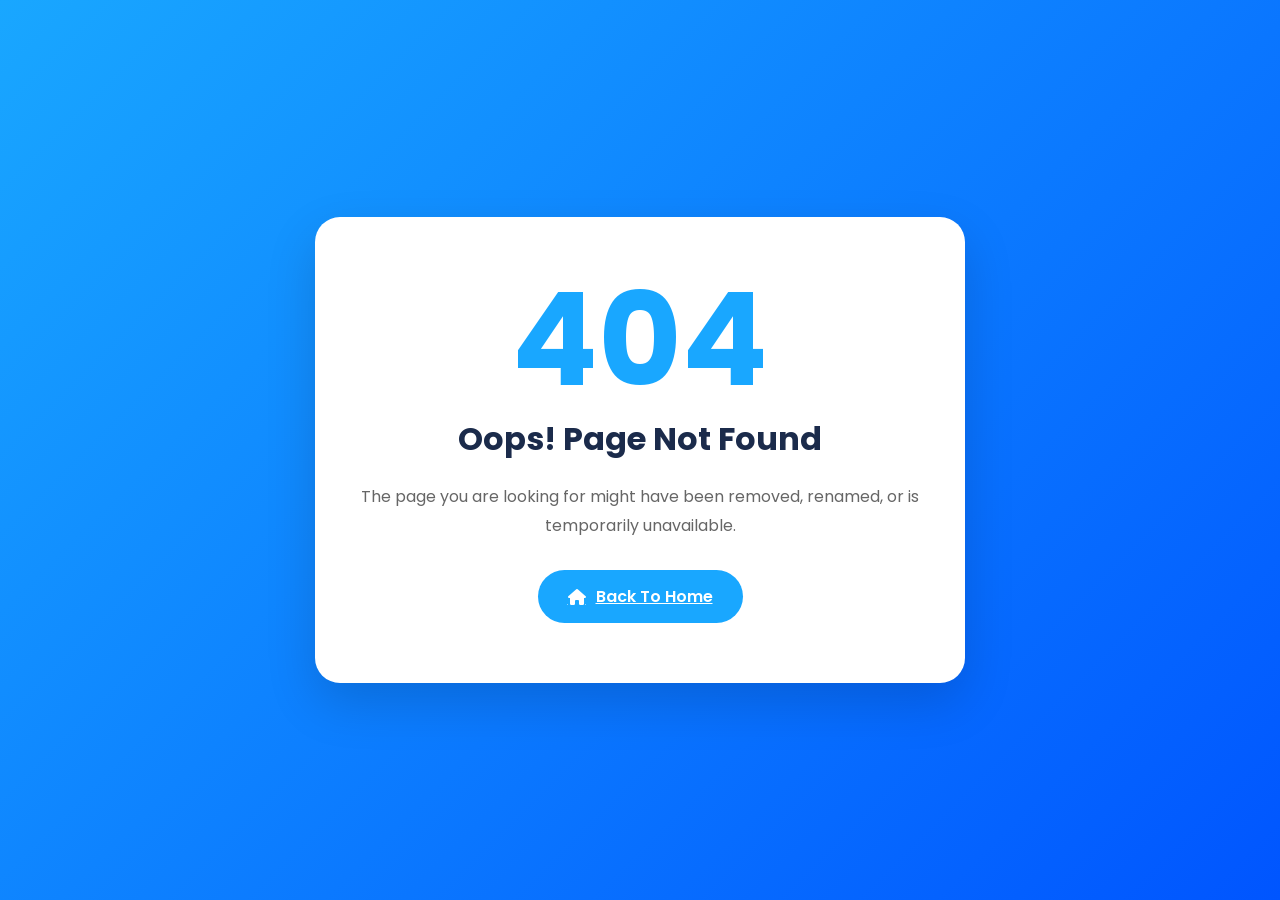
<file: 404error.html>
<!DOCTYPE html>
<html lang="en">
<head>
<meta charset="UTF-8">
<meta name="viewport" content="width=device-width, initial-scale=1.0">
<title>404 - Page Not Found</title>

<link rel="stylesheet" href="404style.css">

<link rel="stylesheet"
href="https://cdnjs.cloudflare.com/ajax/libs/font-awesome/6.5.1/css/all.min.css">
</head>

<body>

<div class="error-container">

    <div class="error-content">

        <h1>404</h1>

        <h2>Oops! Page Not Found</h2>

        <p>
            The page you are looking for might have been removed,
            renamed, or is temporarily unavailable.
        </p>

        <a href="index.html" class="home-btn">
            <i class="fa-solid fa-house"></i>
            Back To Home
        </a>

    </div>

</div>

</body>
</html>
</file>
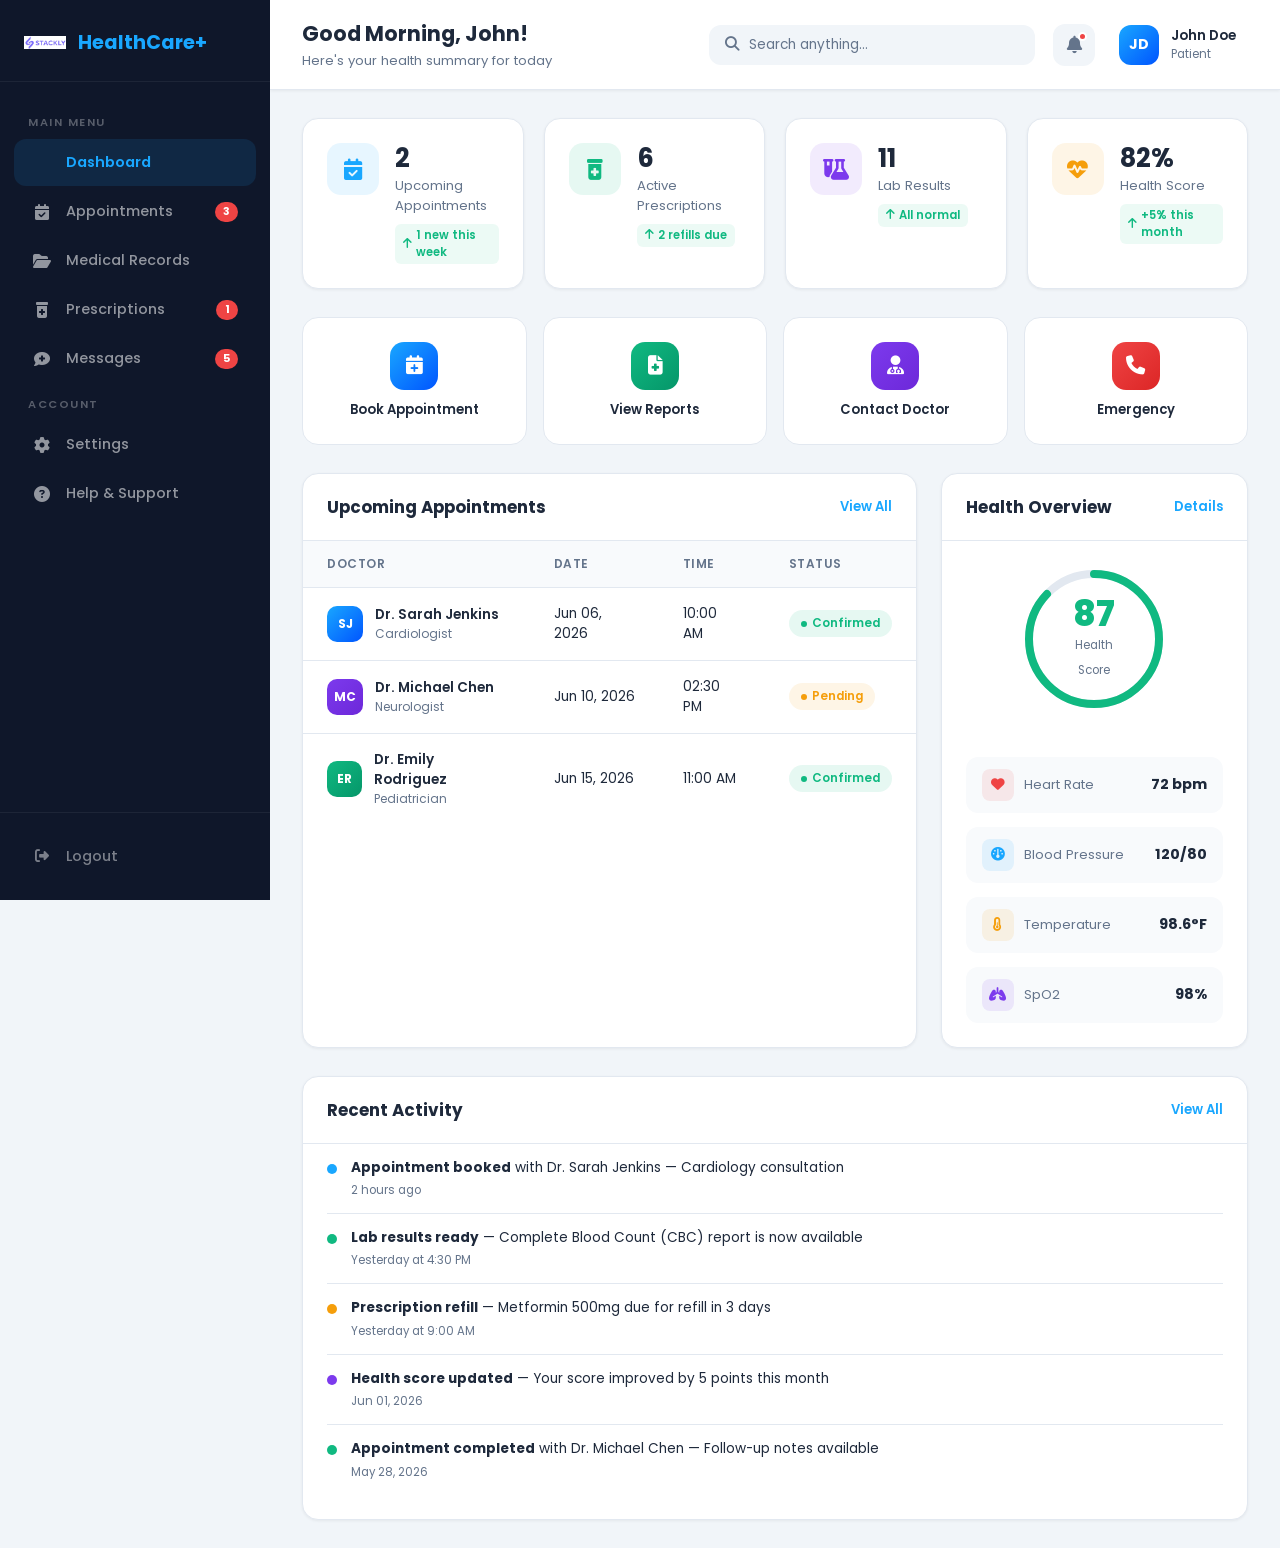
<file: dashboard.html>
<!DOCTYPE html>
<html lang="en">
<head>
    <meta charset="UTF-8">
    <meta name="viewport" content="width=device-width, initial-scale=1.0">
    <title>Dashboard — Stackly HealthCare+</title>
    <meta name="description" content="Your personal HealthCare+ dashboard. View appointments, medical records, health score, and manage your healthcare journey.">

    <link rel="stylesheet" href="dashboard.css">
    <link rel="stylesheet" href="https://cdnjs.cloudflare.com/ajax/libs/font-awesome/6.5.1/css/all.min.css">
</head>

<body>

<!-- ================= SIDEBAR ================= -->

<aside class="sidebar" id="sidebar">

    <!-- Sidebar Header -->
    <div class="sidebar-header">
        <img src="Stackly Logo 01.webp" alt="Stackly Logo">
        <h2>HealthCare+</h2>
    </div>

    <!-- Navigation -->
    <nav class="sidebar-nav">

        <div class="nav-label">Main Menu</div>

        <a href="#" class="active" id="navDashboard">
            <i class="fa-solid fa-grid-2"></i>
            Dashboard
        </a>

        <a href="#" id="navAppointments">
            <i class="fa-solid fa-calendar-check"></i>
            Appointments
            <span class="badge-count">3</span>
        </a>

        <a href="#" id="navRecords">
            <i class="fa-solid fa-folder-open"></i>
            Medical Records
        </a>

        <a href="#" id="navPrescriptions">
            <i class="fa-solid fa-prescription-bottle-medical"></i>
            Prescriptions
            <span class="badge-count">1</span>
        </a>

        <a href="#" id="navMessages">
            <i class="fa-solid fa-comment-medical"></i>
            Messages
            <span class="badge-count">5</span>
        </a>

        <div class="nav-label">Account</div>

        <a href="#" id="navSettings">
            <i class="fa-solid fa-gear"></i>
            Settings
        </a>

        <a href="#" id="navHelp">
            <i class="fa-solid fa-circle-question"></i>
            Help & Support
        </a>

    </nav>

    <!-- Sidebar Footer -->
    <div class="sidebar-footer">
        <a href="index.html" id="logoutBtn">
            <i class="fa-solid fa-right-from-bracket"></i>
            Logout
        </a>
    </div>

</aside>

<!-- ================= SIDEBAR OVERLAY (Mobile) ================= -->

<div class="sidebar-overlay" id="sidebarOverlay"></div>

<!-- ================= MAIN CONTENT ================= -->

<main class="main-content">

    <!-- ===== Top Header ===== -->
    <header class="top-header">

        <div class="header-left">
            <button class="sidebar-toggle" id="sidebarToggle" aria-label="Toggle sidebar">
                <i class="fa-solid fa-bars"></i>
            </button>
            <div class="greeting">
                <h1 id="greetingText">Good Morning, John!</h1>
                <p>Here's your health summary for today</p>
            </div>
        </div>

        <div class="header-right">

            <!-- Search -->
            <div class="search-box">
                <i class="fa-solid fa-magnifying-glass"></i>
                <input type="text" placeholder="Search anything…" id="searchInput">
            </div>

            <!-- Notifications -->
            <button class="header-icon" id="notifBtn" aria-label="Notifications">
                <i class="fa-solid fa-bell"></i>
                <span class="dot"></span>
            </button>

            <!-- User Profile -->
            <div class="user-profile">
                <div class="user-avatar">JD</div>
                <div class="user-info">
                    <span>John Doe</span>
                    <small>Patient</small>
                </div>
            </div>

        </div>

    </header>

    <!-- ===== Dashboard Content ===== -->
    <div class="dashboard-content">

        <!-- Stat Cards -->
        <div class="stats-grid">

            <div class="stat-card">
                <div class="stat-icon blue">
                    <i class="fa-solid fa-calendar-check"></i>
                </div>
                <div class="stat-details">
                    <h3>3</h3>
                    <p>Upcoming Appointments</p>
                    <span class="stat-change up"><i class="fa-solid fa-arrow-up"></i> 1 new this week</span>
                </div>
            </div>

            <div class="stat-card">
                <div class="stat-icon green">
                    <i class="fa-solid fa-prescription-bottle-medical"></i>
                </div>
                <div class="stat-details">
                    <h3>7</h3>
                    <p>Active Prescriptions</p>
                    <span class="stat-change up"><i class="fa-solid fa-arrow-up"></i> 2 refills due</span>
                </div>
            </div>

            <div class="stat-card">
                <div class="stat-icon purple">
                    <i class="fa-solid fa-flask-vial"></i>
                </div>
                <div class="stat-details">
                    <h3>12</h3>
                    <p>Lab Results</p>
                    <span class="stat-change up"><i class="fa-solid fa-arrow-up"></i> All normal</span>
                </div>
            </div>

            <div class="stat-card">
                <div class="stat-icon orange">
                    <i class="fa-solid fa-heart-pulse"></i>
                </div>
                <div class="stat-details">
                    <h3>87%</h3>
                    <p>Health Score</p>
                    <span class="stat-change up"><i class="fa-solid fa-arrow-up"></i> +5% this month</span>
                </div>
            </div>

        </div>

        <!-- Quick Actions -->
        <div class="quick-actions">

            <a href="#" class="action-btn">
                <div class="action-icon blue">
                    <i class="fa-solid fa-calendar-plus"></i>
                </div>
                <span>Book Appointment</span>
            </a>

            <a href="#" class="action-btn">
                <div class="action-icon green">
                    <i class="fa-solid fa-file-medical"></i>
                </div>
                <span>View Reports</span>
            </a>

            <a href="#" class="action-btn">
                <div class="action-icon purple">
                    <i class="fa-solid fa-user-doctor"></i>
                </div>
                <span>Contact Doctor</span>
            </a>

            <a href="#" class="action-btn">
                <div class="action-icon red">
                    <i class="fa-solid fa-phone"></i>
                </div>
                <span>Emergency</span>
            </a>

        </div>

        <!-- Two Column Layout -->
        <div class="two-col">

            <!-- Left: Appointments -->
            <div class="card-panel">
                <div class="card-header">
                    <h2>Upcoming Appointments</h2>
                    <a href="#" class="view-all">View All</a>
                </div>
                <table class="appointments-table">
                    <thead>
                        <tr>
                            <th>Doctor</th>
                            <th>Date</th>
                            <th>Time</th>
                            <th>Status</th>
                        </tr>
                    </thead>
                    <tbody>
                        <tr>
                            <td>
                                <div class="doctor-cell">
                                    <div class="doctor-avatar av1">SJ</div>
                                    <div>
                                        <div class="doctor-name">Dr. Sarah Jenkins</div>
                                        <div class="doctor-spec">Cardiologist</div>
                                    </div>
                                </div>
                            </td>
                            <td>Jun 06, 2026</td>
                            <td>10:00 AM</td>
                            <td>
                                <span class="status-badge confirmed">
                                    <span class="status-dot"></span>
                                    Confirmed
                                </span>
                            </td>
                        </tr>
                        <tr>
                            <td>
                                <div class="doctor-cell">
                                    <div class="doctor-avatar av2">MC</div>
                                    <div>
                                        <div class="doctor-name">Dr. Michael Chen</div>
                                        <div class="doctor-spec">Neurologist</div>
                                    </div>
                                </div>
                            </td>
                            <td>Jun 10, 2026</td>
                            <td>02:30 PM</td>
                            <td>
                                <span class="status-badge pending">
                                    <span class="status-dot"></span>
                                    Pending
                                </span>
                            </td>
                        </tr>
                        <tr>
                            <td>
                                <div class="doctor-cell">
                                    <div class="doctor-avatar av3">ER</div>
                                    <div>
                                        <div class="doctor-name">Dr. Emily Rodriguez</div>
                                        <div class="doctor-spec">Pediatrician</div>
                                    </div>
                                </div>
                            </td>
                            <td>Jun 15, 2026</td>
                            <td>11:00 AM</td>
                            <td>
                                <span class="status-badge confirmed">
                                    <span class="status-dot"></span>
                                    Confirmed
                                </span>
                            </td>
                        </tr>
                    </tbody>
                </table>
            </div>

            <!-- Right: Health Overview -->
            <div class="health-card">
                <div class="card-header">
                    <h2>Health Overview</h2>
                    <a href="#" class="view-all">Details</a>
                </div>

                <!-- Health Score Circle -->
                <div class="health-score">
                    <div class="score-circle">
                        <svg viewBox="0 0 140 140">
                            <circle class="bg" cx="70" cy="70" r="65"></circle>
                            <circle class="progress" cx="70" cy="70" r="65" id="scoreProgress"></circle>
                        </svg>
                        <div class="score-value">
                            <h2>87</h2>
                            <span>Health Score</span>
                        </div>
                    </div>
                </div>

                <!-- Vitals -->
                <div class="health-metrics">
                    <div class="metric-row">
                        <div class="metric-label">
                            <i class="fa-solid fa-heart heart"></i>
                            Heart Rate
                        </div>
                        <div class="metric-value">72 bpm</div>
                    </div>
                    <div class="metric-row">
                        <div class="metric-label">
                            <i class="fa-solid fa-gauge bp"></i>
                            Blood Pressure
                        </div>
                        <div class="metric-value">120/80</div>
                    </div>
                    <div class="metric-row">
                        <div class="metric-label">
                            <i class="fa-solid fa-temperature-half temp"></i>
                            Temperature
                        </div>
                        <div class="metric-value">98.6°F</div>
                    </div>
                    <div class="metric-row">
                        <div class="metric-label">
                            <i class="fa-solid fa-lungs oxygen"></i>
                            SpO2
                        </div>
                        <div class="metric-value">98%</div>
                    </div>
                </div>

            </div>

        </div>

        <!-- Recent Activity -->
        <div class="card-panel">
            <div class="card-header">
                <h2>Recent Activity</h2>
                <a href="#" class="view-all">View All</a>
            </div>
            <div class="activity-list">

                <div class="activity-item">
                    <div class="activity-dot blue"></div>
                    <div class="activity-text">
                        <p><strong>Appointment booked</strong> with Dr. Sarah Jenkins — Cardiology consultation</p>
                        <span>2 hours ago</span>
                    </div>
                </div>

                <div class="activity-item">
                    <div class="activity-dot green"></div>
                    <div class="activity-text">
                        <p><strong>Lab results ready</strong> — Complete Blood Count (CBC) report is now available</p>
                        <span>Yesterday at 4:30 PM</span>
                    </div>
                </div>

                <div class="activity-item">
                    <div class="activity-dot orange"></div>
                    <div class="activity-text">
                        <p><strong>Prescription refill</strong> — Metformin 500mg due for refill in 3 days</p>
                        <span>Yesterday at 9:00 AM</span>
                    </div>
                </div>

                <div class="activity-item">
                    <div class="activity-dot purple"></div>
                    <div class="activity-text">
                        <p><strong>Health score updated</strong> — Your score improved by 5 points this month</p>
                        <span>Jun 01, 2026</span>
                    </div>
                </div>

                <div class="activity-item">
                    <div class="activity-dot green"></div>
                    <div class="activity-text">
                        <p><strong>Appointment completed</strong> with Dr. Michael Chen — Follow-up notes available</p>
                        <span>May 28, 2026</span>
                    </div>
                </div>

            </div>
        </div>

    </div>

</main>

<!-- ================= JAVASCRIPT ================= -->

<script>
(function () {
    'use strict';

    // ---- Sidebar Toggle ----
    var sidebar = document.getElementById('sidebar');
    var overlay = document.getElementById('sidebarOverlay');
    var toggleBtn = document.getElementById('sidebarToggle');

    function openSidebar() {
        sidebar.classList.add('open');
        overlay.classList.add('show');
        document.body.style.overflow = 'hidden';
    }

    function closeSidebar() {
        sidebar.classList.remove('open');
        overlay.classList.remove('show');
        document.body.style.overflow = '';
    }

    toggleBtn.addEventListener('click', function () {
        if (sidebar.classList.contains('open')) {
            closeSidebar();
        } else {
            openSidebar();
        }
    });

    overlay.addEventListener('click', closeSidebar);

    // Close sidebar on window resize above mobile breakpoint
    window.addEventListener('resize', function () {
        if (window.innerWidth > 991) {
            closeSidebar();
        }
    });

    // ---- Active Nav Item ----
    var navLinks = document.querySelectorAll('.sidebar-nav a');
    navLinks.forEach(function (link) {
        link.addEventListener('click', function (e) {
            e.preventDefault();
            navLinks.forEach(function (l) { l.classList.remove('active'); });
            this.classList.add('active');

            // Close sidebar on mobile after clicking
            if (window.innerWidth <= 991) {
                closeSidebar();
            }
        });
    });

    // ---- Dynamic Greeting ----
    var greetingText = document.getElementById('greetingText');
    var hour = new Date().getHours();
    var greeting = 'Good Morning';
    if (hour >= 12 && hour < 17) greeting = 'Good Afternoon';
    else if (hour >= 17) greeting = 'Good Evening';
    greetingText.textContent = greeting + ', John!';

    // ---- Animate Health Score Circle on Load ----
    var scoreProgress = document.getElementById('scoreProgress');
    var circumference = 2 * Math.PI * 65; // r = 65
    var score = 87;
    var offset = circumference - (score / 100) * circumference;

    // Set initial state (fully hidden)
    scoreProgress.style.strokeDasharray = circumference;
    scoreProgress.style.strokeDashoffset = circumference;

    // Trigger animation after page load
    setTimeout(function () {
        scoreProgress.style.transition = 'stroke-dashoffset 1.8s cubic-bezier(0.4, 0, 0.2, 1)';
        scoreProgress.style.strokeDashoffset = offset;
    }, 500);

    // ---- Animate stat cards counter ----
    function animateValue(element, start, end, duration) {
        var startTimestamp = null;
        var suffix = '';
        var text = element.textContent;

        // Extract suffix (%, +, etc.)
        var numMatch = text.match(/^(\d+)/);
        if (numMatch) {
            suffix = text.replace(numMatch[0], '');
        }

        function step(timestamp) {
            if (!startTimestamp) startTimestamp = timestamp;
            var progress = Math.min((timestamp - startTimestamp) / duration, 1);
            var current = Math.floor(progress * (end - start) + start);
            element.textContent = current + suffix;
            if (progress < 1) {
                window.requestAnimationFrame(step);
            }
        }
        window.requestAnimationFrame(step);
    }

    // Animate stat numbers
    var statNumbers = document.querySelectorAll('.stat-details h3');
    statNumbers.forEach(function (el) {
        var text = el.textContent;
        var numMatch = text.match(/^(\d+)/);
        if (numMatch) {
            var target = parseInt(numMatch[0], 10);
            el.textContent = '0' + text.replace(numMatch[0], '');
            setTimeout(function () {
                animateValue(el, 0, target, 1200);
            }, 300);
        }
    });

})();
</script>

</body>
</html>
</file>
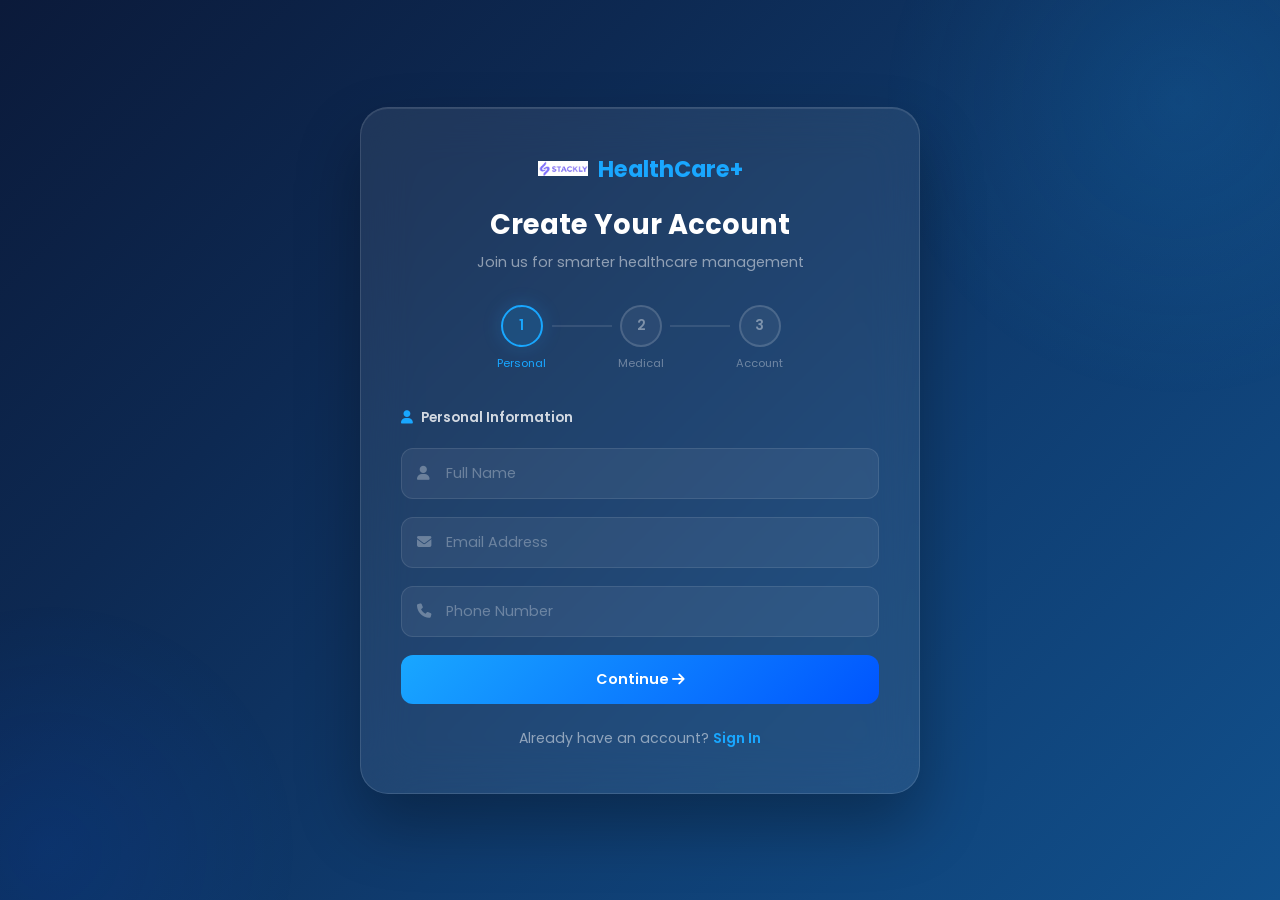
<file: getstarted.html>
<!DOCTYPE html>
<html lang="en">
<head>
    <meta charset="UTF-8">
    <meta name="viewport" content="width=device-width, initial-scale=1.0">
    <title>Get Started — Stackly HealthCare+</title>
    <meta name="description" content="Create your Stackly HealthCare+ account. Join thousands of patients managing their health with our smart platform.">

    <link rel="stylesheet" href="getstarted.css">
    <link rel="stylesheet" href="https://cdnjs.cloudflare.com/ajax/libs/font-awesome/6.5.1/css/all.min.css">
</head>

<body>

<!-- ================= ANIMATED BACKGROUND ================= -->

<div class="bg-animation">
    <div class="circle"></div>
    <div class="circle"></div>
    <div class="circle"></div>
    <div class="circle"></div>
    <div class="circle"></div>
    <div class="circle"></div>
</div>

<!-- ================= REGISTRATION CARD ================= -->

<div class="register-container">
    <div class="register-card">

        <!-- Header -->
        <div class="register-header">
            <a href="index.html" class="register-logo">
                <img src="Stackly Logo 01.webp" alt="Stackly Logo">
                <span>HealthCare+</span>
            </a>
            <h1>Create Your Account</h1>
            <p>Join us for smarter healthcare management</p>
        </div>

        <!-- Progress Bar -->
        <div class="progress-bar">
            <div class="step-indicator active" data-step="1">
                <div class="step-circle">1</div>
                <span class="step-label">Personal</span>
            </div>
            <div class="step-line" id="line1"></div>
            <div class="step-indicator" data-step="2">
                <div class="step-circle">2</div>
                <span class="step-label">Medical</span>
            </div>
            <div class="step-line" id="line2"></div>
            <div class="step-indicator" data-step="3">
                <div class="step-circle">3</div>
                <span class="step-label">Account</span>
            </div>
        </div>

        <!-- Registration Form -->
        <form id="registerForm" novalidate>

            <!-- ===== STEP 1: Personal Info ===== -->
            <div class="form-step active" id="step1">

                <div class="step-title">
                    <i class="fa-solid fa-user"></i>
                    Personal Information
                </div>

                <!-- Full Name -->
                <div class="form-group" id="nameGroup">
                    <i class="fa-solid fa-user input-icon"></i>
                    <input type="text" id="fullName" placeholder="Full Name" autocomplete="name" required>
                    <div class="error-message" id="nameError">
                        <i class="fa-solid fa-circle-exclamation"></i>
                        <span>Please enter your full name</span>
                    </div>
                </div>

                <!-- Email -->
                <div class="form-group" id="emailGroup">
                    <i class="fa-solid fa-envelope input-icon"></i>
                    <input type="email" id="regEmail" placeholder="Email Address" autocomplete="email" required>
                    <div class="error-message" id="emailError">
                        <i class="fa-solid fa-circle-exclamation"></i>
                        <span>Please enter a valid email address</span>
                    </div>
                </div>

                <!-- Phone -->
                <div class="form-group" id="phoneGroup">
                    <i class="fa-solid fa-phone input-icon"></i>
                    <input type="tel" id="phone" placeholder="Phone Number" autocomplete="tel" required>
                    <div class="error-message" id="phoneError">
                        <i class="fa-solid fa-circle-exclamation"></i>
                        <span>Please enter a valid phone number</span>
                    </div>
                </div>

                <!-- Buttons -->
                <div class="form-buttons">
                    <button type="button" class="btn-next" id="toStep2">
                        Continue <i class="fa-solid fa-arrow-right"></i>
                    </button>
                </div>

            </div>

            <!-- ===== STEP 2: Medical Info ===== -->
            <div class="form-step" id="step2">

                <div class="step-title">
                    <i class="fa-solid fa-heart-pulse"></i>
                    Medical Information
                </div>

                <!-- DOB & Gender Row -->
                <div class="form-row">
                    <div class="form-group" id="dobGroup">
                        <i class="fa-solid fa-calendar input-icon"></i>
                        <input type="date" id="dob" required>
                        <div class="error-message" id="dobError">
                            <i class="fa-solid fa-circle-exclamation"></i>
                            <span>Date of birth is required</span>
                        </div>
                    </div>

                    <div class="form-group" id="genderGroup">
                        <i class="fa-solid fa-venus-mars input-icon"></i>
                        <select id="gender" required>
                            <option value="" disabled selected>Gender</option>
                            <option value="male">Male</option>
                            <option value="female">Female</option>
                            <option value="other">Other</option>
                            <option value="prefer-not">Prefer not to say</option>
                        </select>
                        <div class="error-message" id="genderError">
                            <i class="fa-solid fa-circle-exclamation"></i>
                            <span>Please select your gender</span>
                        </div>
                    </div>
                </div>

                <!-- Blood Group -->
                <div class="form-group" id="bloodGroup">
                    <i class="fa-solid fa-droplet input-icon"></i>
                    <select id="bloodType" required>
                        <option value="" disabled selected>Blood Group</option>
                        <option value="A+">A+</option>
                        <option value="A-">A-</option>
                        <option value="B+">B+</option>
                        <option value="B-">B-</option>
                        <option value="AB+">AB+</option>
                        <option value="AB-">AB-</option>
                        <option value="O+">O+</option>
                        <option value="O-">O-</option>
                    </select>
                    <div class="error-message" id="bloodError">
                        <i class="fa-solid fa-circle-exclamation"></i>
                        <span>Please select your blood group</span>
                    </div>
                </div>

                <!-- Buttons -->
                <div class="form-buttons">
                    <button type="button" class="btn-back" id="backToStep1">
                        <i class="fa-solid fa-arrow-left"></i> Back
                    </button>
                    <button type="button" class="btn-next" id="toStep3">
                        Continue <i class="fa-solid fa-arrow-right"></i>
                    </button>
                </div>

            </div>

            <!-- ===== STEP 3: Account Setup ===== -->
            <div class="form-step" id="step3">

                <div class="step-title">
                    <i class="fa-solid fa-shield-halved"></i>
                    Account Setup
                </div>

                <!-- Password -->
                <div class="form-group" id="passwordGroup">
                    <i class="fa-solid fa-lock input-icon"></i>
                    <input type="password" id="regPassword" placeholder="Create Password" autocomplete="new-password" required>
                    <button type="button" class="password-toggle" id="togglePassword" aria-label="Toggle password">
                        <i class="fa-solid fa-eye"></i>
                    </button>
                    <div class="error-message" id="passwordError">
                        <i class="fa-solid fa-circle-exclamation"></i>
                        <span>Password must be at least 8 characters</span>
                    </div>
                    <div class="password-strength" id="passwordStrength">
                        <div class="strength-bar-bg">
                            <div class="strength-bar-fill" id="strengthFill"></div>
                        </div>
                        <div class="strength-text" id="strengthText"></div>
                    </div>
                </div>

                <!-- Confirm Password -->
                <div class="form-group" id="confirmGroup">
                    <i class="fa-solid fa-lock input-icon"></i>
                    <input type="password" id="confirmPassword" placeholder="Confirm Password" autocomplete="new-password" required>
                    <button type="button" class="password-toggle" id="toggleConfirm" aria-label="Toggle confirm password">
                        <i class="fa-solid fa-eye"></i>
                    </button>
                    <div class="error-message" id="confirmError">
                        <i class="fa-solid fa-circle-exclamation"></i>
                        <span>Passwords do not match</span>
                    </div>
                </div>

                <!-- Terms -->
                <div class="terms-group" id="termsGroup">
                    <input type="checkbox" id="agreeTerms">
                    <label for="agreeTerms">
                        I agree to the <a href="#">Terms of Service</a> and <a href="#">Privacy Policy</a>
                    </label>
                </div>
                <div class="error-message" id="termsError" style="margin-top:-14px; margin-bottom:14px;">
                    <i class="fa-solid fa-circle-exclamation"></i>
                    <span>You must agree to the terms</span>
                </div>

                <!-- Buttons -->
                <div class="form-buttons">
                    <button type="button" class="btn-back" id="backToStep2">
                        <i class="fa-solid fa-arrow-left"></i> Back
                    </button>
                    <button type="submit" class="btn-submit" id="submitBtn">
                        <span class="btn-text"><i class="fa-solid fa-user-plus"></i> Create Account</span>
                        <div class="btn-spinner"></div>
                    </button>
                </div>

            </div>

        </form>

        <!-- Login Link -->
        <div class="login-link">
            Already have an account? <a href="login.html">Sign In</a>
        </div>

    </div>
</div>

<!-- ================= SUCCESS OVERLAY ================= -->

<div class="success-overlay" id="successOverlay">
    <div class="success-box">
        <div class="success-icon">
            <i class="fa-solid fa-circle-check"></i>
        </div>
        <h2>Account Created!</h2>
        <p>Your HealthCare+ account is ready. Sign in to get started.</p>
        <a href="login.html" class="primary-btn">Sign In Now</a>
    </div>
</div>

<!-- ================= JAVASCRIPT ================= -->

<script>
(function () {
    'use strict';

    // ---- DOM Elements ----
    const form = document.getElementById('registerForm');
    const steps = document.querySelectorAll('.form-step');
    const indicators = document.querySelectorAll('.step-indicator');
    const lines = [document.getElementById('line1'), document.getElementById('line2')];
    let currentStep = 1;

    // Step 1
    const fullName = document.getElementById('fullName');
    const regEmail = document.getElementById('regEmail');
    const phone = document.getElementById('phone');

    // Step 2
    const dob = document.getElementById('dob');
    const gender = document.getElementById('gender');
    const bloodType = document.getElementById('bloodType');

    // Step 3
    const regPassword = document.getElementById('regPassword');
    const confirmPassword = document.getElementById('confirmPassword');
    const agreeTerms = document.getElementById('agreeTerms');
    const submitBtn = document.getElementById('submitBtn');
    const successOverlay = document.getElementById('successOverlay');

    const emailRegex = /^[^\s@]+@[^\s@]+\.[^\s@]+$/;
    const phoneRegex = /^[\d\s\+\-()]{7,15}$/;

    // ---- Helpers ----
    function showError(groupId, errorId) {
        document.getElementById(groupId).classList.add('error');
        document.getElementById(errorId).classList.add('show');
    }

    function clearError(groupId, errorId) {
        document.getElementById(groupId).classList.remove('error');
        document.getElementById(errorId).classList.remove('show');
    }

    function clearAllErrors() {
        document.querySelectorAll('.form-group.error').forEach(function (el) {
            el.classList.remove('error');
        });
        document.querySelectorAll('.error-message.show').forEach(function (el) {
            el.classList.remove('show');
        });
    }

    // ---- Step Navigation ----
    function goToStep(step) {
        steps.forEach(function (s) { s.classList.remove('active'); });
        document.getElementById('step' + step).classList.add('active');

        indicators.forEach(function (ind, i) {
            var sNum = i + 1;
            ind.classList.remove('active', 'completed');
            if (sNum < step) ind.classList.add('completed');
            else if (sNum === step) ind.classList.add('active');
        });

        lines.forEach(function (line, i) {
            if (i < step - 1) line.classList.add('active');
            else line.classList.remove('active');
        });

        currentStep = step;
    }

    // ---- Step 1 Validation ----
    function validateStep1() {
        var valid = true;
        clearAllErrors();

        if (!fullName.value.trim()) {
            showError('nameGroup', 'nameError');
            valid = false;
        }
        if (!regEmail.value.trim() || !emailRegex.test(regEmail.value.trim())) {
            showError('emailGroup', 'emailError');
            valid = false;
        }
        if (!phone.value.trim() || !phoneRegex.test(phone.value.trim())) {
            showError('phoneGroup', 'phoneError');
            valid = false;
        }
        return valid;
    }

    // ---- Step 2 Validation ----
    function validateStep2() {
        var valid = true;
        clearAllErrors();

        if (!dob.value) {
            showError('dobGroup', 'dobError');
            valid = false;
        }
        if (!gender.value) {
            showError('genderGroup', 'genderError');
            valid = false;
        }
        if (!bloodType.value) {
            showError('bloodGroup', 'bloodError');
            valid = false;
        }
        return valid;
    }

    // ---- Step 3 Validation ----
    function validateStep3() {
        var valid = true;
        clearAllErrors();

        if (!regPassword.value || regPassword.value.length < 8) {
            showError('passwordGroup', 'passwordError');
            valid = false;
        }
        if (confirmPassword.value !== regPassword.value || !confirmPassword.value) {
            showError('confirmGroup', 'confirmError');
            valid = false;
        }
        if (!agreeTerms.checked) {
            document.getElementById('termsError').classList.add('show');
            valid = false;
        }
        return valid;
    }

    // ---- Navigation Buttons ----
    document.getElementById('toStep2').addEventListener('click', function () {
        if (validateStep1()) goToStep(2);
    });

    document.getElementById('toStep3').addEventListener('click', function () {
        if (validateStep2()) goToStep(3);
    });

    document.getElementById('backToStep1').addEventListener('click', function () {
        clearAllErrors();
        goToStep(1);
    });

    document.getElementById('backToStep2').addEventListener('click', function () {
        clearAllErrors();
        goToStep(2);
    });

    // ---- Password Strength Meter ----
    var strengthFill = document.getElementById('strengthFill');
    var strengthText = document.getElementById('strengthText');

    regPassword.addEventListener('input', function () {
        var val = this.value;
        var score = 0;

        if (val.length >= 8) score++;
        if (val.length >= 12) score++;
        if (/[A-Z]/.test(val) && /[a-z]/.test(val)) score++;
        if (/\d/.test(val)) score++;
        if (/[^A-Za-z0-9]/.test(val)) score++;

        strengthFill.className = 'strength-bar-fill';
        strengthText.className = 'strength-text';

        if (val.length === 0) {
            strengthText.textContent = '';
            return;
        }

        if (score <= 1) {
            strengthFill.classList.add('weak');
            strengthText.classList.add('weak');
            strengthText.textContent = 'Weak';
        } else if (score === 2) {
            strengthFill.classList.add('fair');
            strengthText.classList.add('fair');
            strengthText.textContent = 'Fair';
        } else if (score === 3) {
            strengthFill.classList.add('good');
            strengthText.classList.add('good');
            strengthText.textContent = 'Good';
        } else {
            strengthFill.classList.add('strong');
            strengthText.classList.add('strong');
            strengthText.textContent = 'Strong';
        }
    });

    // ---- Password Toggle ----
    document.getElementById('togglePassword').addEventListener('click', function () {
        var isPass = regPassword.type === 'password';
        regPassword.type = isPass ? 'text' : 'password';
        this.querySelector('i').className = isPass ? 'fa-solid fa-eye-slash' : 'fa-solid fa-eye';
    });

    document.getElementById('toggleConfirm').addEventListener('click', function () {
        var isPass = confirmPassword.type === 'password';
        confirmPassword.type = isPass ? 'text' : 'password';
        this.querySelector('i').className = isPass ? 'fa-solid fa-eye-slash' : 'fa-solid fa-eye';
    });

    // ---- Real-time input clearing errors ----
    var allInputs = form.querySelectorAll('input, select');
    allInputs.forEach(function (input) {
        input.addEventListener('input', function () {
            var group = this.closest('.form-group');
            if (group && group.classList.contains('error')) {
                group.classList.remove('error');
                var err = group.querySelector('.error-message');
                if (err) err.classList.remove('show');
            }
        });
    });

    agreeTerms.addEventListener('change', function () {
        document.getElementById('termsError').classList.remove('show');
    });

    // ---- Submit ----
    form.addEventListener('submit', function (e) {
        e.preventDefault();
        if (!validateStep3()) return;

        submitBtn.classList.add('loading');

        setTimeout(function () {
            submitBtn.classList.remove('loading');
            successOverlay.classList.add('show');
        }, 1800);
    });

})();
</script>

</body>
</html>
</file>
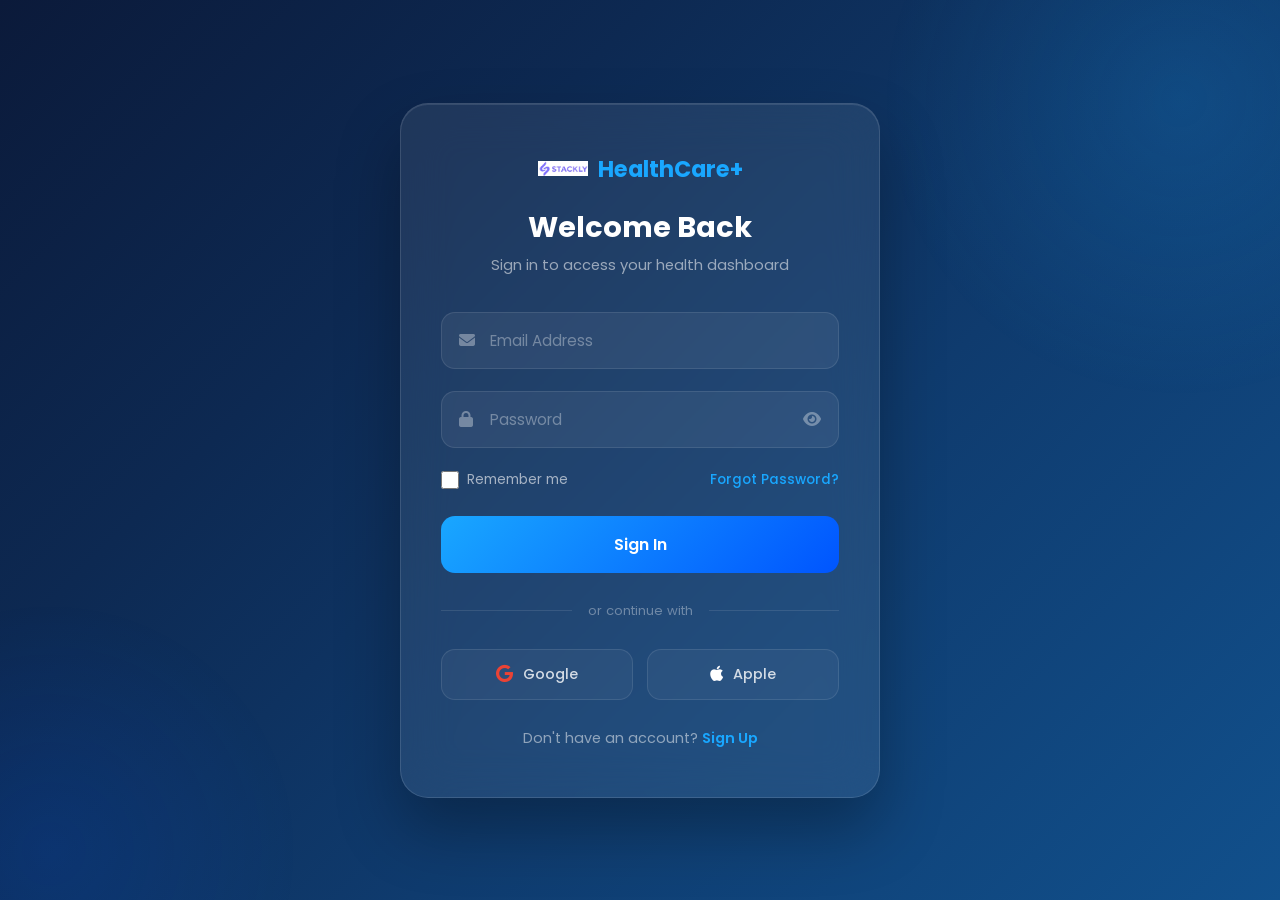
<file: login.html>
<!DOCTYPE html>
<html lang="en">
<head>
    <meta charset="UTF-8">
    <meta name="viewport" content="width=device-width, initial-scale=1.0">
    <title>Login — Stackly HealthCare+</title>
    <meta name="description" content="Login to your Stackly HealthCare+ account to access your medical dashboard, appointments, and health records.">

    <link rel="stylesheet" href="login.css">
    <link rel="stylesheet" href="https://cdnjs.cloudflare.com/ajax/libs/font-awesome/6.5.1/css/all.min.css">
</head>

<body>

<!-- ================= ANIMATED BACKGROUND ================= -->

<div class="bg-animation">
    <div class="circle"></div>
    <div class="circle"></div>
    <div class="circle"></div>
    <div class="circle"></div>
    <div class="circle"></div>
    <div class="circle"></div>
    <div class="circle"></div>
    <div class="circle"></div>
</div>

<!-- ================= LOGIN CARD ================= -->

<div class="login-container">
    <div class="login-card">

        <!-- Header -->
        <div class="login-header">
            <a href="index.html" class="login-logo">
                <img src="Stackly Logo 01.webp" alt="Stackly Logo">
                <span>HealthCare+</span>
            </a>
            <h1>Welcome Back</h1>
            <p>Sign in to access your health dashboard</p>
        </div>

        <!-- Login Form -->
        <form id="loginForm" novalidate>

            <!-- Email -->
            <div class="form-group" id="emailGroup">
                <i class="fa-solid fa-envelope input-icon"></i>
                <input
                    type="email"
                    id="loginEmail"
                    placeholder="Email Address"
                    autocomplete="email"
                    required
                >
                <div class="error-message" id="emailError">
                    <i class="fa-solid fa-circle-exclamation"></i>
                    <span>Please enter a valid email address</span>
                </div>
            </div>

            <!-- Password -->
            <div class="form-group" id="passwordGroup">
                <i class="fa-solid fa-lock input-icon"></i>
                <input
                    type="password"
                    id="loginPassword"
                    placeholder="Password"
                    autocomplete="current-password"
                    required
                >
                <button type="button" class="password-toggle" id="togglePassword" aria-label="Toggle password visibility">
                    <i class="fa-solid fa-eye"></i>
                </button>
                <div class="error-message" id="passwordError">
                    <i class="fa-solid fa-circle-exclamation"></i>
                    <span>Password must be at least 6 characters</span>
                </div>
            </div>

            <!-- Options Row -->
            <div class="form-options">
                <label class="remember-me">
                    <input type="checkbox" id="rememberMe">
                    Remember me
                </label>
                <a href="#" class="forgot-link">Forgot Password?</a>
            </div>

            <!-- Submit Button -->
            <button type="submit" class="login-btn-submit" id="loginBtn">
                <span class="btn-text">Sign In</span>
                <div class="btn-spinner"></div>
            </button>

        </form>

        <!-- Divider -->
        <div class="divider">or continue with</div>

        <!-- Social Login -->
        <div class="social-login">
            <button type="button" class="social-btn google" id="googleLogin">
                <i class="fa-brands fa-google"></i>
                Google
            </button>
            <button type="button" class="social-btn apple" id="appleLogin">
                <i class="fa-brands fa-apple"></i>
                Apple
            </button>
        </div>

        <!-- Signup Link -->
        <div class="signup-link">
            Don't have an account? <a href="getstarted.html">Sign Up</a>
        </div>

    </div>
</div>

<!-- ================= SUCCESS OVERLAY ================= -->

<div class="success-overlay" id="successOverlay">
    <div class="success-box">
        <div class="success-icon">
            <i class="fa-solid fa-check"></i>
        </div>
        <h2>Login Successful!</h2>
        <p>Redirecting you to your dashboard…</p>
        <a href="dashboard.html" class="primary-btn" id="goToDashboard">Go to Dashboard</a>
    </div>
</div>

<!-- ================= JAVASCRIPT ================= -->

<script>
(function () {
    'use strict';

    // DOM Elements
    const form = document.getElementById('loginForm');
    const emailInput = document.getElementById('loginEmail');
    const passwordInput = document.getElementById('loginPassword');
    const emailGroup = document.getElementById('emailGroup');
    const passwordGroup = document.getElementById('passwordGroup');
    const emailError = document.getElementById('emailError');
    const passwordError = document.getElementById('passwordError');
    const toggleBtn = document.getElementById('togglePassword');
    const loginBtn = document.getElementById('loginBtn');
    const successOverlay = document.getElementById('successOverlay');

    // Email regex
    const emailRegex = /^[^\s@]+@[^\s@]+\.[^\s@]+$/;

    // Toggle password visibility
    toggleBtn.addEventListener('click', function () {
        const isPassword = passwordInput.type === 'password';
        passwordInput.type = isPassword ? 'text' : 'password';
        this.querySelector('i').className = isPassword
            ? 'fa-solid fa-eye-slash'
            : 'fa-solid fa-eye';
    });

    // Clear error on input
    emailInput.addEventListener('input', function () {
        if (emailGroup.classList.contains('error')) {
            emailGroup.classList.remove('error');
            emailError.classList.remove('show');
        }
    });

    passwordInput.addEventListener('input', function () {
        if (passwordGroup.classList.contains('error')) {
            passwordGroup.classList.remove('error');
            passwordError.classList.remove('show');
        }
    });

    // Validate email
    function validateEmail() {
        const val = emailInput.value.trim();
        if (!val || !emailRegex.test(val)) {
            emailGroup.classList.add('error');
            emailError.classList.add('show');
            return false;
        }
        return true;
    }

    // Validate password
    function validatePassword() {
        const val = passwordInput.value;
        if (!val || val.length < 6) {
            passwordGroup.classList.add('error');
            passwordError.classList.add('show');
            return false;
        }
        return true;
    }

    // Form submit
    form.addEventListener('submit', function (e) {
        e.preventDefault();

        const isEmailValid = validateEmail();
        const isPasswordValid = validatePassword();

        if (!isEmailValid || !isPasswordValid) return;

        // Show loading state
        loginBtn.classList.add('loading');

        // Simulate API call
        setTimeout(function () {
            loginBtn.classList.remove('loading');
            successOverlay.classList.add('show');

            // Auto redirect after 2 seconds
            setTimeout(function () {
                window.location.href = 'dashboard.html';
            }, 2500);
        }, 1500);
    });

    // Close success overlay on clicking Go to Dashboard
    document.getElementById('goToDashboard').addEventListener('click', function (e) {
        e.preventDefault();
        window.location.href = 'dashboard.html';
    });

})();
</script>

</body>
</html>
</file>
<file: 404style.css>
@import url('https://fonts.googleapis.com/css2?family=Poppins:wght@300;400;500;600;700;800&display=swap');

*{
    margin:0;
    padding:0;
    box-sizing:border-box;
    font-family:'Poppins',sans-serif;
}

body{
    min-height:100vh;
    display:flex;
    justify-content:center;
    align-items:center;
    background:linear-gradient(
    135deg,
    #19a7ff,
    #0055ff
    );
}

.error-container{
    width:90%;
    max-width:650px;
}

.error-content{
    background:white;
    text-align:center;
    padding:60px 40px;
    border-radius:25px;
    box-shadow:0 20px 50px rgba(0,0,0,.15);
}

.error-content h1{
    font-size:8rem;
    color:#19a7ff;
    line-height:1;
}

.error-content h2{
    margin-top:10px;
    font-size:2rem;
    color:#1b2b4b;
}

.error-content p{
    margin:20px 0 30px;
    color:#666;
    line-height:1.8;
}

.home-btn{
    display:inline-flex;
    align-items:center;
    gap:10px;
    padding:14px 30px;
    border-radius:50px;
    background:#19a7ff;
    color:white;
    font-weight:600;
    transition:.3s;
}

.home-btn:hover{
    transform:translateY(-4px);
    background:#0055ff;
}

@media(max-width:576px){

    .error-content{
        padding:40px 20px;
    }

    .error-content h1{
        font-size:5rem;
    }

    .error-content h2{
        font-size:1.5rem;
    }
}
</file>
<file: dashboard.css>
@import url('https://fonts.googleapis.com/css2?family=Poppins:wght@300;400;500;600;700;800&display=swap');

:root {
    --primary: #19a7ff;
    --secondary: #0055ff;
    --dark: #1b2b4b;
    --sidebar-bg: #0f172a;
    --sidebar-hover: #1e293b;
    --sidebar-active: rgba(25, 167, 255, 0.12);
    --content-bg: #f1f5f9;
    --card-bg: #ffffff;
    --text: #64748b;
    --text-dark: #1e293b;
    --border: #e2e8f0;
    --success: #10b981;
    --warning: #f59e0b;
    --danger: #ef4444;
    --purple: #7c3aed;
    --shadow-sm: 0 1px 3px rgba(0,0,0,0.06);
    --shadow-md: 0 4px 16px rgba(0,0,0,0.08);
    --shadow-lg: 0 8px 32px rgba(0,0,0,0.1);
    --radius: 16px;
    --radius-sm: 12px;
}

* {
    margin: 0;
    padding: 0;
    box-sizing: border-box;
    font-family: 'Poppins', sans-serif;
}

html { scroll-behavior: smooth; }

body {
    display: flex;
    min-height: 100vh;
    background: var(--content-bg);
    color: var(--text-dark);
    overflow-x: hidden;
}

a { text-decoration: none; }
img { display: block; }

/* ================= SIDEBAR ================= */

.sidebar {
    width: 270px;
    background: var(--sidebar-bg);
    min-height: 100vh;
    position: fixed;
    top: 0;
    left: 0;
    z-index: 100;
    display: flex;
    flex-direction: column;
    transition: transform 0.35s cubic-bezier(0.4, 0, 0.2, 1);
}

.sidebar-header {
    display: flex;
    align-items: center;
    gap: 12px;
    padding: 28px 24px 24px;
    border-bottom: 1px solid rgba(255,255,255,0.06);
}

.sidebar-header img {
    width: 42px;
    height: auto;
}

.sidebar-header h2 {
    color: var(--primary);
    font-size: 1.2rem;
    font-weight: 700;
}

/* Sidebar Nav */
.sidebar-nav {
    flex: 1;
    padding: 20px 14px;
    overflow-y: auto;
}

.sidebar-nav .nav-label {
    font-size: 0.7rem;
    color: rgba(255,255,255,0.3);
    text-transform: uppercase;
    letter-spacing: 1.5px;
    padding: 12px 14px 8px;
    font-weight: 600;
}

.sidebar-nav a {
    display: flex;
    align-items: center;
    gap: 14px;
    padding: 13px 18px;
    color: rgba(255,255,255,0.55);
    border-radius: 12px;
    font-size: 0.9rem;
    font-weight: 500;
    transition: all 0.25s;
    margin-bottom: 2px;
}

.sidebar-nav a i {
    width: 20px;
    text-align: center;
    font-size: 1rem;
}

.sidebar-nav a:hover {
    background: var(--sidebar-hover);
    color: rgba(255,255,255,0.85);
}

.sidebar-nav a.active {
    background: var(--sidebar-active);
    color: var(--primary);
    font-weight: 600;
}

.sidebar-nav a .badge-count {
    margin-left: auto;
    background: var(--danger);
    color: white;
    font-size: 0.68rem;
    font-weight: 700;
    padding: 2px 8px;
    border-radius: 50px;
    min-width: 22px;
    text-align: center;
}

/* Sidebar Footer */
.sidebar-footer {
    padding: 20px 14px;
    border-top: 1px solid rgba(255,255,255,0.06);
}

.sidebar-footer a {
    display: flex;
    align-items: center;
    gap: 14px;
    padding: 13px 18px;
    color: rgba(255,255,255,0.45);
    border-radius: 12px;
    font-size: 0.9rem;
    font-weight: 500;
    transition: all 0.25s;
}

.sidebar-footer a:hover {
    background: rgba(239, 68, 68, 0.1);
    color: var(--danger);
}

.sidebar-footer a i {
    width: 20px;
    text-align: center;
}

/* ================= MAIN CONTENT ================= */

.main-content {
    flex: 1;
    margin-left: 270px;
    transition: margin-left 0.35s;
}

/* ================= TOP HEADER ================= */

.top-header {
    background: var(--card-bg);
    padding: 18px 32px;
    display: flex;
    align-items: center;
    justify-content: space-between;
    border-bottom: 1px solid var(--border);
    position: sticky;
    top: 0;
    z-index: 50;
    box-shadow: var(--shadow-sm);
}

.header-left {
    display: flex;
    align-items: center;
    gap: 16px;
}

.sidebar-toggle {
    display: none;
    background: none;
    border: none;
    font-size: 1.3rem;
    color: var(--text-dark);
    cursor: pointer;
    padding: 6px;
    border-radius: 8px;
    transition: background 0.2s;
}

.sidebar-toggle:hover {
    background: var(--content-bg);
}

.greeting h1 {
    font-size: 1.3rem;
    font-weight: 700;
    color: var(--text-dark);
}

.greeting p {
    font-size: 0.82rem;
    color: var(--text);
    margin-top: 2px;
}

.header-right {
    display: flex;
    align-items: center;
    gap: 18px;
}

/* Search */
.search-box {
    display: flex;
    align-items: center;
    background: var(--content-bg);
    border-radius: 12px;
    padding: 10px 16px;
    gap: 10px;
    min-width: 240px;
    transition: box-shadow 0.3s;
}

.search-box:focus-within {
    box-shadow: 0 0 0 3px rgba(25, 167, 255, 0.15);
}

.search-box i {
    color: var(--text);
    font-size: 0.9rem;
}

.search-box input {
    background: none;
    border: none;
    outline: none;
    font-size: 0.85rem;
    font-family: 'Poppins', sans-serif;
    color: var(--text-dark);
    width: 100%;
}

.search-box input::placeholder {
    color: var(--text);
}

/* Header Icons */
.header-icon {
    position: relative;
    width: 42px;
    height: 42px;
    display: flex;
    align-items: center;
    justify-content: center;
    border-radius: 12px;
    background: var(--content-bg);
    color: var(--text);
    font-size: 1.1rem;
    cursor: pointer;
    transition: all 0.25s;
    border: none;
}

.header-icon:hover {
    background: #e2e8f0;
    color: var(--primary);
}

.header-icon .dot {
    position: absolute;
    top: 8px;
    right: 8px;
    width: 9px;
    height: 9px;
    background: var(--danger);
    border-radius: 50%;
    border: 2px solid var(--card-bg);
}

/* User Avatar */
.user-profile {
    display: flex;
    align-items: center;
    gap: 12px;
    cursor: pointer;
    padding: 6px 12px 6px 6px;
    border-radius: 14px;
    transition: background 0.2s;
}

.user-profile:hover {
    background: var(--content-bg);
}

.user-avatar {
    width: 40px;
    height: 40px;
    border-radius: 12px;
    background: linear-gradient(135deg, var(--primary), var(--secondary));
    display: flex;
    align-items: center;
    justify-content: center;
    color: white;
    font-weight: 700;
    font-size: 0.9rem;
}

.user-info {
    display: flex;
    flex-direction: column;
}

.user-info span {
    font-size: 0.85rem;
    font-weight: 600;
    color: var(--text-dark);
}

.user-info small {
    font-size: 0.72rem;
    color: var(--text);
}

/* ================= DASHBOARD CONTENT ================= */

.dashboard-content {
    padding: 28px 32px;
}

/* ================= STAT CARDS ================= */

.stats-grid {
    display: grid;
    grid-template-columns: repeat(4, 1fr);
    gap: 20px;
    margin-bottom: 28px;
}

.stat-card {
    background: var(--card-bg);
    border-radius: var(--radius);
    padding: 24px;
    display: flex;
    align-items: flex-start;
    gap: 16px;
    box-shadow: var(--shadow-sm);
    transition: all 0.3s;
    border: 1px solid var(--border);
}

.stat-card:hover {
    transform: translateY(-4px);
    box-shadow: var(--shadow-md);
}

.stat-icon {
    width: 52px;
    height: 52px;
    border-radius: 14px;
    display: flex;
    align-items: center;
    justify-content: center;
    font-size: 1.3rem;
    flex-shrink: 0;
}

.stat-icon.blue { background: rgba(25, 167, 255, 0.1); color: var(--primary); }
.stat-icon.green { background: rgba(16, 185, 129, 0.1); color: var(--success); }
.stat-icon.purple { background: rgba(124, 58, 237, 0.1); color: var(--purple); }
.stat-icon.orange { background: rgba(245, 158, 11, 0.1); color: var(--warning); }

.stat-details h3 {
    font-size: 1.6rem;
    font-weight: 700;
    color: var(--text-dark);
    line-height: 1.2;
}

.stat-details p {
    font-size: 0.82rem;
    color: var(--text);
    margin-top: 2px;
}

.stat-details .stat-change {
    display: inline-flex;
    align-items: center;
    gap: 4px;
    font-size: 0.72rem;
    font-weight: 600;
    margin-top: 8px;
    padding: 3px 8px;
    border-radius: 6px;
}

.stat-change.up {
    color: var(--success);
    background: rgba(16, 185, 129, 0.08);
}

.stat-change.down {
    color: var(--danger);
    background: rgba(239, 68, 68, 0.08);
}

/* ================= QUICK ACTIONS ================= */

.quick-actions {
    display: grid;
    grid-template-columns: repeat(4, 1fr);
    gap: 16px;
    margin-bottom: 28px;
}

.action-btn {
    display: flex;
    flex-direction: column;
    align-items: center;
    gap: 10px;
    padding: 24px 16px;
    background: var(--card-bg);
    border: 1px solid var(--border);
    border-radius: var(--radius);
    cursor: pointer;
    transition: all 0.3s;
    text-decoration: none;
    color: var(--text-dark);
}

.action-btn:hover {
    transform: translateY(-4px);
    box-shadow: var(--shadow-md);
    border-color: var(--primary);
}

.action-icon {
    width: 48px;
    height: 48px;
    border-radius: 14px;
    display: flex;
    align-items: center;
    justify-content: center;
    font-size: 1.2rem;
}

.action-icon.blue { background: linear-gradient(135deg, #19a7ff, #0055ff); color: white; }
.action-icon.green { background: linear-gradient(135deg, #10b981, #059669); color: white; }
.action-icon.purple { background: linear-gradient(135deg, #7c3aed, #6d28d9); color: white; }
.action-icon.red { background: linear-gradient(135deg, #ef4444, #dc2626); color: white; }

.action-btn span {
    font-size: 0.82rem;
    font-weight: 600;
}

/* ================= TWO COLUMN LAYOUT ================= */

.two-col {
    display: grid;
    grid-template-columns: 2fr 1fr;
    gap: 24px;
    margin-bottom: 28px;
}

/* ================= APPOINTMENTS TABLE ================= */

.card-panel {
    background: var(--card-bg);
    border-radius: var(--radius);
    border: 1px solid var(--border);
    box-shadow: var(--shadow-sm);
    overflow: hidden;
}

.card-header {
    display: flex;
    align-items: center;
    justify-content: space-between;
    padding: 20px 24px;
    border-bottom: 1px solid var(--border);
}

.card-header h2 {
    font-size: 1.05rem;
    font-weight: 700;
    color: var(--text-dark);
}

.card-header .view-all {
    color: var(--primary);
    font-size: 0.82rem;
    font-weight: 600;
    text-decoration: none;
    transition: color 0.2s;
}

.card-header .view-all:hover {
    color: var(--secondary);
}

.appointments-table {
    width: 100%;
    border-collapse: collapse;
}

.appointments-table th {
    text-align: left;
    padding: 14px 24px;
    font-size: 0.75rem;
    font-weight: 600;
    color: var(--text);
    text-transform: uppercase;
    letter-spacing: 0.5px;
    background: #f8fafc;
    border-bottom: 1px solid var(--border);
}

.appointments-table td {
    padding: 16px 24px;
    font-size: 0.85rem;
    border-bottom: 1px solid var(--border);
    vertical-align: middle;
}

.appointments-table tr:last-child td {
    border-bottom: none;
}

.appointments-table tr:hover {
    background: #f8fafc;
}

.doctor-cell {
    display: flex;
    align-items: center;
    gap: 12px;
}

.doctor-avatar {
    width: 36px;
    height: 36px;
    border-radius: 10px;
    display: flex;
    align-items: center;
    justify-content: center;
    font-size: 0.75rem;
    font-weight: 700;
    color: white;
}

.doctor-avatar.av1 { background: linear-gradient(135deg, #19a7ff, #0055ff); }
.doctor-avatar.av2 { background: linear-gradient(135deg, #7c3aed, #6d28d9); }
.doctor-avatar.av3 { background: linear-gradient(135deg, #10b981, #059669); }

.doctor-name {
    font-weight: 600;
    color: var(--text-dark);
}

.doctor-spec {
    font-size: 0.75rem;
    color: var(--text);
}

.status-badge {
    display: inline-flex;
    align-items: center;
    gap: 5px;
    padding: 5px 12px;
    border-radius: 50px;
    font-size: 0.74rem;
    font-weight: 600;
}

.status-badge.confirmed {
    background: rgba(16, 185, 129, 0.1);
    color: var(--success);
}

.status-badge.pending {
    background: rgba(245, 158, 11, 0.1);
    color: var(--warning);
}

.status-badge.completed {
    background: rgba(25, 167, 255, 0.1);
    color: var(--primary);
}

.status-badge .status-dot {
    width: 6px;
    height: 6px;
    border-radius: 50%;
    background: currentColor;
}

/* ================= HEALTH OVERVIEW ================= */

.health-card {
    background: var(--card-bg);
    border-radius: var(--radius);
    border: 1px solid var(--border);
    box-shadow: var(--shadow-sm);
}

.health-card .card-header {
    border-bottom: 1px solid var(--border);
}

.health-score {
    padding: 28px 24px;
    text-align: center;
}

.score-circle {
    width: 140px;
    height: 140px;
    margin: 0 auto 20px;
    position: relative;
}

.score-circle svg {
    width: 100%;
    height: 100%;
    transform: rotate(-90deg);
}

.score-circle .bg {
    fill: none;
    stroke: var(--border);
    stroke-width: 8;
}

.score-circle .progress {
    fill: none;
    stroke: var(--success);
    stroke-width: 8;
    stroke-linecap: round;
    stroke-dasharray: 408;
    stroke-dashoffset: 53;
    transition: stroke-dashoffset 1.5s ease;
}

.score-value {
    position: absolute;
    top: 50%;
    left: 50%;
    transform: translate(-50%, -50%);
    text-align: center;
}

.score-value h2 {
    font-size: 2.2rem;
    font-weight: 800;
    color: var(--success);
    line-height: 1;
}

.score-value span {
    font-size: 0.72rem;
    color: var(--text);
}

.health-metrics {
    padding: 0 24px 24px;
    display: flex;
    flex-direction: column;
    gap: 14px;
}

.metric-row {
    display: flex;
    align-items: center;
    justify-content: space-between;
    padding: 12px 16px;
    background: #f8fafc;
    border-radius: 12px;
}

.metric-row .metric-label {
    display: flex;
    align-items: center;
    gap: 10px;
    font-size: 0.82rem;
    color: var(--text);
}

.metric-row .metric-label i {
    width: 32px;
    height: 32px;
    display: flex;
    align-items: center;
    justify-content: center;
    border-radius: 8px;
    font-size: 0.85rem;
}

.metric-row .metric-label i.heart { background: rgba(239, 68, 68, 0.1); color: var(--danger); }
.metric-row .metric-label i.bp { background: rgba(25, 167, 255, 0.1); color: var(--primary); }
.metric-row .metric-label i.temp { background: rgba(245, 158, 11, 0.1); color: var(--warning); }
.metric-row .metric-label i.oxygen { background: rgba(124, 58, 237, 0.1); color: var(--purple); }

.metric-row .metric-value {
    font-weight: 700;
    font-size: 0.9rem;
    color: var(--text-dark);
}

/* ================= RECENT ACTIVITY ================= */

.activity-list {
    padding: 0 24px 24px;
}

.activity-item {
    display: flex;
    align-items: flex-start;
    gap: 14px;
    padding: 14px 0;
    border-bottom: 1px solid var(--border);
}

.activity-item:last-child {
    border-bottom: none;
}

.activity-dot {
    width: 10px;
    height: 10px;
    border-radius: 50%;
    margin-top: 6px;
    flex-shrink: 0;
}

.activity-dot.blue { background: var(--primary); }
.activity-dot.green { background: var(--success); }
.activity-dot.orange { background: var(--warning); }
.activity-dot.purple { background: var(--purple); }

.activity-text {
    flex: 1;
}

.activity-text p {
    font-size: 0.85rem;
    color: var(--text-dark);
    line-height: 1.5;
}

.activity-text span {
    font-size: 0.72rem;
    color: var(--text);
    display: block;
    margin-top: 4px;
}

/* ================= SIDEBAR OVERLAY ================= */

.sidebar-overlay {
    display: none;
    position: fixed;
    top: 0;
    left: 0;
    width: 100%;
    height: 100%;
    background: rgba(0, 0, 0, 0.4);
    z-index: 90;
    backdrop-filter: blur(4px);
}

.sidebar-overlay.show {
    display: block;
}

/* ================= RESPONSIVE ================= */

@media (max-width: 1200px) {
    .stats-grid {
        grid-template-columns: repeat(2, 1fr);
    }

    .quick-actions {
        grid-template-columns: repeat(2, 1fr);
    }
}

@media (max-width: 991px) {
    .sidebar {
        transform: translateX(-100%);
    }

    .sidebar.open {
        transform: translateX(0);
    }

    .main-content {
        margin-left: 0;
    }

    .sidebar-toggle {
        display: flex;
    }

    .two-col {
        grid-template-columns: 1fr;
    }

    .search-box {
        display: none;
    }

    .user-info {
        display: none;
    }
}

@media (max-width: 576px) {
    .top-header {
        padding: 14px 16px;
    }

    .dashboard-content {
        padding: 18px 16px;
    }

    .stats-grid {
        grid-template-columns: 1fr;
    }

    .quick-actions {
        grid-template-columns: repeat(2, 1fr);
    }

    .appointments-table th,
    .appointments-table td {
        padding: 12px 14px;
        font-size: 0.78rem;
    }

    .greeting h1 {
        font-size: 1.1rem;
    }
}
</file>
<file: getstarted.css>
@import url('https://fonts.googleapis.com/css2?family=Poppins:wght@300;400;500;600;700;800&display=swap');

:root {
    --primary: #19a7ff;
    --secondary: #0055ff;
    --dark: #1b2b4b;
    --light: #f8fbff;
    --white: #ffffff;
    --text: #555;
    --danger: #ef4444;
    --success: #10b981;
    --warning: #f59e0b;
}

* {
    margin: 0;
    padding: 0;
    box-sizing: border-box;
    font-family: 'Poppins', sans-serif;
}

body {
    min-height: 100vh;
    display: flex;
    align-items: center;
    justify-content: center;
    background: linear-gradient(135deg, #0b1a3a 0%, #0d2952 30%, #0f3b6e 60%, #11508c 100%);
    overflow-x: hidden;
    position: relative;
    padding: 40px 0;
}

/* ================= ANIMATED BACKGROUND ================= */

.bg-animation {
    position: fixed;
    top: 0;
    left: 0;
    width: 100%;
    height: 100%;
    z-index: 0;
    overflow: hidden;
    pointer-events: none;
}

.bg-animation .circle {
    position: absolute;
    border-radius: 50%;
    opacity: 0.07;
    animation: floatUp linear infinite;
}

.bg-animation .circle:nth-child(1) { width: 80px; height: 80px; background: var(--primary); left: 8%; bottom: -100px; animation-duration: 14s; animation-delay: 0s; }
.bg-animation .circle:nth-child(2) { width: 50px; height: 50px; background: var(--secondary); left: 22%; bottom: -100px; animation-duration: 18s; animation-delay: 2s; }
.bg-animation .circle:nth-child(3) { width: 110px; height: 110px; background: #00f2fe; left: 42%; bottom: -150px; animation-duration: 22s; animation-delay: 4s; }
.bg-animation .circle:nth-child(4) { width: 60px; height: 60px; background: var(--primary); left: 62%; bottom: -100px; animation-duration: 16s; animation-delay: 1s; }
.bg-animation .circle:nth-child(5) { width: 90px; height: 90px; background: #7c3aed; left: 78%; bottom: -120px; animation-duration: 20s; animation-delay: 3s; }
.bg-animation .circle:nth-child(6) { width: 45px; height: 45px; background: #00f2fe; left: 52%; bottom: -80px; animation-duration: 17s; animation-delay: 5s; }

@keyframes floatUp {
    0% { transform: translateY(0) rotate(0deg) scale(1); opacity: 0; }
    10% { opacity: 0.07; }
    90% { opacity: 0.07; }
    100% { transform: translateY(-110vh) rotate(720deg) scale(0.3); opacity: 0; }
}

/* Glow accents */
body::before {
    content: '';
    position: fixed;
    top: -200px;
    right: -200px;
    width: 600px;
    height: 600px;
    background: radial-gradient(circle, rgba(25, 167, 255, 0.12), transparent 70%);
    border-radius: 50%;
    z-index: 0;
    animation: pulseGlow 7s ease-in-out infinite alternate;
}

body::after {
    content: '';
    position: fixed;
    bottom: -200px;
    left: -200px;
    width: 500px;
    height: 500px;
    background: radial-gradient(circle, rgba(0, 85, 255, 0.1), transparent 70%);
    border-radius: 50%;
    z-index: 0;
    animation: pulseGlow 9s ease-in-out infinite alternate-reverse;
}

@keyframes pulseGlow {
    0% { transform: scale(1); opacity: 0.6; }
    100% { transform: scale(1.3); opacity: 1; }
}

/* ================= REGISTRATION CONTAINER ================= */

.register-container {
    position: relative;
    z-index: 10;
    width: 92%;
    max-width: 560px;
    animation: slideUp 0.8s cubic-bezier(0.16, 1, 0.3, 1);
}

@keyframes slideUp {
    from { opacity: 0; transform: translateY(40px); }
    to { opacity: 1; transform: translateY(0); }
}

/* ================= GLASSMORPHISM CARD ================= */

.register-card {
    background: rgba(255, 255, 255, 0.08);
    backdrop-filter: blur(24px);
    -webkit-backdrop-filter: blur(24px);
    border: 1px solid rgba(255, 255, 255, 0.12);
    border-radius: 28px;
    padding: 44px 40px;
    box-shadow:
        0 32px 64px rgba(0, 0, 0, 0.3),
        inset 0 1px 0 rgba(255, 255, 255, 0.1);
}

/* ================= HEADER ================= */

.register-header {
    text-align: center;
    margin-bottom: 32px;
}

.register-logo {
    display: inline-flex;
    align-items: center;
    gap: 10px;
    margin-bottom: 18px;
    text-decoration: none;
}

.register-logo img {
    width: 50px;
    height: auto;
}

.register-logo span {
    font-size: 1.4rem;
    font-weight: 700;
    color: var(--primary);
}

.register-header h1 {
    font-size: 1.7rem;
    font-weight: 700;
    color: white;
    margin-bottom: 6px;
}

.register-header p {
    color: rgba(255, 255, 255, 0.5);
    font-size: 0.9rem;
}

/* ================= PROGRESS BAR ================= */

.progress-bar {
    display: flex;
    align-items: center;
    justify-content: center;
    gap: 0;
    margin-bottom: 36px;
    padding: 0 10px;
}

.step-indicator {
    display: flex;
    flex-direction: column;
    align-items: center;
    position: relative;
    z-index: 2;
}

.step-circle {
    width: 42px;
    height: 42px;
    border-radius: 50%;
    display: flex;
    align-items: center;
    justify-content: center;
    font-size: 0.85rem;
    font-weight: 600;
    border: 2px solid rgba(255, 255, 255, 0.15);
    background: rgba(255, 255, 255, 0.05);
    color: rgba(255, 255, 255, 0.4);
    transition: all 0.4s;
}

.step-indicator.active .step-circle {
    border-color: var(--primary);
    background: rgba(25, 167, 255, 0.15);
    color: var(--primary);
    box-shadow: 0 0 20px rgba(25, 167, 255, 0.2);
}

.step-indicator.completed .step-circle {
    border-color: var(--success);
    background: rgba(16, 185, 129, 0.15);
    color: var(--success);
}

.step-label {
    font-size: 0.7rem;
    color: rgba(255, 255, 255, 0.35);
    margin-top: 8px;
    white-space: nowrap;
    transition: color 0.3s;
}

.step-indicator.active .step-label {
    color: var(--primary);
}

.step-indicator.completed .step-label {
    color: var(--success);
}

.step-line {
    width: 60px;
    height: 2px;
    background: rgba(255, 255, 255, 0.1);
    margin: 0 6px;
    margin-bottom: 24px;
    transition: background 0.4s;
}

.step-line.active {
    background: linear-gradient(90deg, var(--success), var(--primary));
}

/* ================= FORM STEPS ================= */

.form-step {
    display: none;
    animation: fadeStep 0.4s ease;
}

.form-step.active {
    display: block;
}

@keyframes fadeStep {
    from { opacity: 0; transform: translateX(20px); }
    to { opacity: 1; transform: translateX(0); }
}

.step-title {
    color: rgba(255, 255, 255, 0.8);
    font-size: 0.85rem;
    font-weight: 600;
    margin-bottom: 20px;
    display: flex;
    align-items: center;
    gap: 8px;
}

.step-title i {
    color: var(--primary);
}

/* ================= FORM GROUPS ================= */

.form-group {
    position: relative;
    margin-bottom: 18px;
}

.form-group .input-icon {
    position: absolute;
    left: 16px;
    top: 50%;
    transform: translateY(-50%);
    color: rgba(255, 255, 255, 0.3);
    font-size: 0.9rem;
    z-index: 2;
    pointer-events: none;
    transition: color 0.3s;
}

.form-group input,
.form-group select {
    width: 100%;
    padding: 14px 16px 14px 44px;
    background: rgba(255, 255, 255, 0.06);
    border: 1.5px solid rgba(255, 255, 255, 0.1);
    border-radius: 12px;
    color: white;
    font-size: 0.9rem;
    font-family: 'Poppins', sans-serif;
    outline: none;
    transition: all 0.3s;
}

.form-group select {
    appearance: none;
    cursor: pointer;
}

.form-group select option {
    background: var(--dark);
    color: white;
}

.form-group input::placeholder {
    color: rgba(255, 255, 255, 0.3);
}

.form-group input:focus,
.form-group select:focus {
    border-color: var(--primary);
    background: rgba(25, 167, 255, 0.06);
    box-shadow: 0 0 0 4px rgba(25, 167, 255, 0.1);
}

.form-group input:focus ~ .input-icon {
    color: var(--primary);
}

.form-row {
    display: grid;
    grid-template-columns: 1fr 1fr;
    gap: 14px;
}

/* Error state */
.form-group.error input,
.form-group.error select {
    border-color: var(--danger);
    box-shadow: 0 0 0 4px rgba(239, 68, 68, 0.1);
}

.error-message {
    color: var(--danger);
    font-size: 0.75rem;
    margin-top: 5px;
    display: none;
    align-items: center;
    gap: 4px;
}

.error-message.show {
    display: flex;
}

/* ================= PASSWORD STRENGTH ================= */

.password-strength {
    margin-top: 8px;
}

.strength-bar-bg {
    width: 100%;
    height: 4px;
    background: rgba(255, 255, 255, 0.08);
    border-radius: 2px;
    overflow: hidden;
}

.strength-bar-fill {
    height: 100%;
    width: 0%;
    border-radius: 2px;
    transition: all 0.4s;
}

.strength-bar-fill.weak { width: 25%; background: var(--danger); }
.strength-bar-fill.fair { width: 50%; background: var(--warning); }
.strength-bar-fill.good { width: 75%; background: var(--primary); }
.strength-bar-fill.strong { width: 100%; background: var(--success); }

.strength-text {
    font-size: 0.72rem;
    margin-top: 4px;
    color: rgba(255, 255, 255, 0.4);
    text-align: right;
}

.strength-text.weak { color: var(--danger); }
.strength-text.fair { color: var(--warning); }
.strength-text.good { color: var(--primary); }
.strength-text.strong { color: var(--success); }

/* Password toggle */
.password-toggle {
    position: absolute;
    right: 16px;
    top: 50%;
    transform: translateY(-50%);
    background: none;
    border: none;
    color: rgba(255, 255, 255, 0.3);
    cursor: pointer;
    font-size: 0.9rem;
    z-index: 2;
    transition: color 0.3s;
}

.password-toggle:hover {
    color: var(--primary);
}

/* ================= TERMS ================= */

.terms-group {
    display: flex;
    align-items: flex-start;
    gap: 10px;
    margin-bottom: 22px;
    margin-top: 4px;
}

.terms-group input[type="checkbox"] {
    width: 18px;
    height: 18px;
    accent-color: var(--primary);
    cursor: pointer;
    margin-top: 2px;
    flex-shrink: 0;
}

.terms-group label {
    color: rgba(255, 255, 255, 0.5);
    font-size: 0.82rem;
    cursor: pointer;
    line-height: 1.5;
}

.terms-group label a {
    color: var(--primary);
    text-decoration: none;
}

.terms-group label a:hover {
    text-decoration: underline;
}

/* ================= BUTTONS ================= */

.form-buttons {
    display: flex;
    gap: 12px;
    margin-top: 6px;
}

.btn-back {
    flex: 1;
    padding: 14px;
    border: 1.5px solid rgba(255, 255, 255, 0.15);
    border-radius: 12px;
    background: rgba(255, 255, 255, 0.04);
    color: rgba(255, 255, 255, 0.7);
    font-size: 0.9rem;
    font-weight: 500;
    font-family: 'Poppins', sans-serif;
    cursor: pointer;
    transition: all 0.3s;
}

.btn-back:hover {
    background: rgba(255, 255, 255, 0.08);
    border-color: rgba(255, 255, 255, 0.25);
}

.btn-next,
.btn-submit {
    flex: 2;
    padding: 14px;
    border: none;
    border-radius: 12px;
    background: linear-gradient(135deg, var(--primary), var(--secondary));
    color: white;
    font-size: 0.9rem;
    font-weight: 600;
    font-family: 'Poppins', sans-serif;
    cursor: pointer;
    transition: all 0.3s;
    position: relative;
    overflow: hidden;
}

.btn-next::before,
.btn-submit::before {
    content: '';
    position: absolute;
    top: 0;
    left: -100%;
    width: 100%;
    height: 100%;
    background: linear-gradient(90deg, transparent, rgba(255,255,255,0.12), transparent);
    transition: left 0.5s;
}

.btn-next:hover,
.btn-submit:hover {
    transform: translateY(-2px);
    box-shadow: 0 10px 25px rgba(25, 167, 255, 0.3);
}

.btn-next:hover::before,
.btn-submit:hover::before {
    left: 100%;
}

/* Loading */
.btn-submit.loading {
    pointer-events: none;
    opacity: 0.85;
}

.btn-submit .btn-spinner {
    display: none;
    width: 20px;
    height: 20px;
    border: 3px solid rgba(255,255,255,0.3);
    border-top-color: white;
    border-radius: 50%;
    animation: spin 0.7s linear infinite;
    margin: 0 auto;
}

.btn-submit.loading .btn-text { display: none; }
.btn-submit.loading .btn-spinner { display: block; }

@keyframes spin {
    to { transform: rotate(360deg); }
}

/* ================= LOGIN LINK ================= */

.login-link {
    text-align: center;
    margin-top: 24px;
    color: rgba(255, 255, 255, 0.5);
    font-size: 0.88rem;
}

.login-link a {
    color: var(--primary);
    font-weight: 600;
    text-decoration: none;
}

.login-link a:hover {
    color: #00d4ff;
    text-decoration: underline;
}

/* ================= SUCCESS OVERLAY ================= */

.success-overlay {
    display: none;
    position: fixed;
    top: 0;
    left: 0;
    width: 100%;
    height: 100%;
    background: rgba(0, 0, 0, 0.6);
    backdrop-filter: blur(8px);
    z-index: 100;
    align-items: center;
    justify-content: center;
    animation: fadeIn 0.4s;
}

.success-overlay.show {
    display: flex;
}

.success-box {
    background: rgba(255, 255, 255, 0.1);
    backdrop-filter: blur(20px);
    border: 1px solid rgba(255, 255, 255, 0.15);
    border-radius: 24px;
    padding: 48px 40px;
    text-align: center;
    max-width: 420px;
    width: 90%;
    animation: popIn 0.5s cubic-bezier(0.16, 1, 0.3, 1);
}

.success-icon {
    width: 80px;
    height: 80px;
    border-radius: 50%;
    background: rgba(16, 185, 129, 0.15);
    display: flex;
    align-items: center;
    justify-content: center;
    margin: 0 auto 20px;
    font-size: 2rem;
    color: var(--success);
}

.success-box h2 { color: white; font-size: 1.4rem; margin-bottom: 8px; }
.success-box p { color: rgba(255, 255, 255, 0.6); font-size: 0.9rem; margin-bottom: 24px; }

.success-box .primary-btn {
    display: inline-block;
    padding: 14px 32px;
    border-radius: 14px;
    background: linear-gradient(135deg, var(--primary), var(--secondary));
    color: white;
    font-weight: 600;
    text-decoration: none;
    transition: all 0.3s;
}

.success-box .primary-btn:hover {
    transform: translateY(-2px);
    box-shadow: 0 8px 25px rgba(25, 167, 255, 0.3);
}

@keyframes fadeIn { from { opacity: 0; } to { opacity: 1; } }

@keyframes popIn {
    from { opacity: 0; transform: scale(0.8) translateY(20px); }
    to { opacity: 1; transform: scale(1) translateY(0); }
}

/* ================= RESPONSIVE ================= */

@media (max-width: 576px) {
    body {
        padding: 20px 0;
    }

    .register-card {
        padding: 32px 20px;
        border-radius: 22px;
    }

    .register-header h1 {
        font-size: 1.4rem;
    }

    .form-row {
        grid-template-columns: 1fr;
    }

    .step-line {
        width: 30px;
    }

    .step-circle {
        width: 36px;
        height: 36px;
        font-size: 0.78rem;
    }

    .step-label {
        font-size: 0.62rem;
    }

    .form-buttons {
        flex-direction: column-reverse;
    }

    .btn-back,
    .btn-next,
    .btn-submit {
        flex: auto;
    }
}
</file>
<file: login.css>
@import url('https://fonts.googleapis.com/css2?family=Poppins:wght@300;400;500;600;700;800&display=swap');

:root {
    --primary: #19a7ff;
    --secondary: #0055ff;
    --dark: #1b2b4b;
    --light: #f8fbff;
    --white: #ffffff;
    --text: #555;
    --danger: #ef4444;
    --success: #10b981;
}

* {
    margin: 0;
    padding: 0;
    box-sizing: border-box;
    font-family: 'Poppins', sans-serif;
}

body {
    min-height: 100vh;
    display: flex;
    align-items: center;
    justify-content: center;
    background: linear-gradient(135deg, #0b1a3a 0%, #0d2952 30%, #0f3b6e 60%, #11508c 100%);
    overflow: hidden;
    position: relative;
}

/* ================= ANIMATED BACKGROUND ================= */

.bg-animation {
    position: fixed;
    top: 0;
    left: 0;
    width: 100%;
    height: 100%;
    z-index: 0;
    overflow: hidden;
    pointer-events: none;
}

.bg-animation .circle {
    position: absolute;
    border-radius: 50%;
    opacity: 0.08;
    animation: floatUp linear infinite;
}

.bg-animation .circle:nth-child(1) {
    width: 80px; height: 80px;
    background: var(--primary);
    left: 10%; bottom: -100px;
    animation-duration: 12s;
    animation-delay: 0s;
}
.bg-animation .circle:nth-child(2) {
    width: 50px; height: 50px;
    background: var(--secondary);
    left: 25%; bottom: -100px;
    animation-duration: 16s;
    animation-delay: 2s;
}
.bg-animation .circle:nth-child(3) {
    width: 120px; height: 120px;
    background: #00f2fe;
    left: 45%; bottom: -150px;
    animation-duration: 20s;
    animation-delay: 4s;
}
.bg-animation .circle:nth-child(4) {
    width: 60px; height: 60px;
    background: var(--primary);
    left: 65%; bottom: -100px;
    animation-duration: 14s;
    animation-delay: 1s;
}
.bg-animation .circle:nth-child(5) {
    width: 90px; height: 90px;
    background: #7c3aed;
    left: 80%; bottom: -120px;
    animation-duration: 18s;
    animation-delay: 3s;
}
.bg-animation .circle:nth-child(6) {
    width: 40px; height: 40px;
    background: #00f2fe;
    left: 55%; bottom: -80px;
    animation-duration: 15s;
    animation-delay: 5s;
}
.bg-animation .circle:nth-child(7) {
    width: 70px; height: 70px;
    background: var(--secondary);
    left: 35%; bottom: -100px;
    animation-duration: 22s;
    animation-delay: 6s;
}
.bg-animation .circle:nth-child(8) {
    width: 100px; height: 100px;
    background: var(--primary);
    left: 90%; bottom: -130px;
    animation-duration: 17s;
    animation-delay: 0.5s;
}

@keyframes floatUp {
    0% {
        transform: translateY(0) rotate(0deg) scale(1);
        opacity: 0;
    }
    10% {
        opacity: 0.08;
    }
    90% {
        opacity: 0.08;
    }
    100% {
        transform: translateY(-110vh) rotate(720deg) scale(0.3);
        opacity: 0;
    }
}

/* ================= GLOW ACCENTS ================= */

body::before {
    content: '';
    position: fixed;
    top: -200px;
    right: -200px;
    width: 600px;
    height: 600px;
    background: radial-gradient(circle, rgba(25, 167, 255, 0.15), transparent 70%);
    border-radius: 50%;
    z-index: 0;
    animation: pulseGlow 6s ease-in-out infinite alternate;
}

body::after {
    content: '';
    position: fixed;
    bottom: -200px;
    left: -200px;
    width: 500px;
    height: 500px;
    background: radial-gradient(circle, rgba(0, 85, 255, 0.12), transparent 70%);
    border-radius: 50%;
    z-index: 0;
    animation: pulseGlow 8s ease-in-out infinite alternate-reverse;
}

@keyframes pulseGlow {
    0% { transform: scale(1); opacity: 0.6; }
    100% { transform: scale(1.3); opacity: 1; }
}

/* ================= LOGIN CONTAINER ================= */

.login-container {
    position: relative;
    z-index: 10;
    width: 90%;
    max-width: 480px;
    animation: slideUp 0.8s cubic-bezier(0.16, 1, 0.3, 1);
}

@keyframes slideUp {
    from {
        opacity: 0;
        transform: translateY(40px);
    }
    to {
        opacity: 1;
        transform: translateY(0);
    }
}

/* ================= GLASSMORPHISM CARD ================= */

.login-card {
    background: rgba(255, 255, 255, 0.08);
    backdrop-filter: blur(24px);
    -webkit-backdrop-filter: blur(24px);
    border: 1px solid rgba(255, 255, 255, 0.12);
    border-radius: 28px;
    padding: 48px 40px;
    box-shadow:
        0 32px 64px rgba(0, 0, 0, 0.3),
        inset 0 1px 0 rgba(255, 255, 255, 0.1);
}

/* ================= LOGO & HEADER ================= */

.login-header {
    text-align: center;
    margin-bottom: 36px;
}

.login-logo {
    display: inline-flex;
    align-items: center;
    gap: 10px;
    margin-bottom: 20px;
    text-decoration: none;
}

.login-logo img {
    width: 50px;
    height: auto;
}

.login-logo span {
    font-size: 1.4rem;
    font-weight: 700;
    color: var(--primary);
}

.login-header h1 {
    font-size: 1.8rem;
    font-weight: 700;
    color: white;
    margin-bottom: 6px;
}

.login-header p {
    color: rgba(255, 255, 255, 0.55);
    font-size: 0.92rem;
}

/* ================= FORM GROUPS ================= */

.form-group {
    position: relative;
    margin-bottom: 22px;
}

.form-group .input-icon {
    position: absolute;
    left: 18px;
    top: 50%;
    transform: translateY(-50%);
    color: rgba(255, 255, 255, 0.35);
    font-size: 1rem;
    transition: color 0.3s;
    z-index: 2;
    pointer-events: none;
}

.form-group input {
    width: 100%;
    padding: 16px 18px 16px 48px;
    background: rgba(255, 255, 255, 0.06);
    border: 1.5px solid rgba(255, 255, 255, 0.1);
    border-radius: 14px;
    color: white;
    font-size: 0.95rem;
    font-family: 'Poppins', sans-serif;
    transition: all 0.3s;
    outline: none;
}

.form-group input::placeholder {
    color: rgba(255, 255, 255, 0.35);
}

.form-group input:focus {
    border-color: var(--primary);
    background: rgba(25, 167, 255, 0.06);
    box-shadow: 0 0 0 4px rgba(25, 167, 255, 0.12);
}

.form-group input:focus ~ .input-icon,
.form-group input:focus + .input-icon {
    color: var(--primary);
}

/* Password toggle */
.password-toggle {
    position: absolute;
    right: 18px;
    top: 50%;
    transform: translateY(-50%);
    background: none;
    border: none;
    color: rgba(255, 255, 255, 0.35);
    cursor: pointer;
    font-size: 1rem;
    z-index: 2;
    transition: color 0.3s;
}

.password-toggle:hover {
    color: var(--primary);
}

/* ================= ERROR MESSAGE ================= */

.error-message {
    color: var(--danger);
    font-size: 0.78rem;
    margin-top: 6px;
    display: none;
    align-items: center;
    gap: 5px;
}

.error-message.show {
    display: flex;
}

.form-group.error input {
    border-color: var(--danger);
    box-shadow: 0 0 0 4px rgba(239, 68, 68, 0.1);
}

/* ================= FORM OPTIONS ROW ================= */

.form-options {
    display: flex;
    align-items: center;
    justify-content: space-between;
    margin-bottom: 26px;
}

.remember-me {
    display: flex;
    align-items: center;
    gap: 8px;
    cursor: pointer;
    color: rgba(255, 255, 255, 0.6);
    font-size: 0.85rem;
}

.remember-me input[type="checkbox"] {
    width: 18px;
    height: 18px;
    accent-color: var(--primary);
    cursor: pointer;
    border-radius: 4px;
}

.forgot-link {
    color: var(--primary);
    font-size: 0.85rem;
    text-decoration: none;
    font-weight: 500;
    transition: color 0.3s;
}

.forgot-link:hover {
    color: #00d4ff;
    text-decoration: underline;
}

/* ================= SUBMIT BUTTON ================= */

.login-btn-submit {
    width: 100%;
    padding: 16px;
    border: none;
    border-radius: 14px;
    background: linear-gradient(135deg, var(--primary), var(--secondary));
    color: white;
    font-size: 1rem;
    font-weight: 600;
    font-family: 'Poppins', sans-serif;
    cursor: pointer;
    transition: all 0.3s;
    position: relative;
    overflow: hidden;
}

.login-btn-submit::before {
    content: '';
    position: absolute;
    top: 0;
    left: -100%;
    width: 100%;
    height: 100%;
    background: linear-gradient(90deg, transparent, rgba(255,255,255,0.15), transparent);
    transition: left 0.5s;
}

.login-btn-submit:hover {
    transform: translateY(-2px);
    box-shadow: 0 12px 30px rgba(25, 167, 255, 0.35);
}

.login-btn-submit:hover::before {
    left: 100%;
}

.login-btn-submit:active {
    transform: translateY(0);
}

/* Loading state */
.login-btn-submit.loading {
    pointer-events: none;
    opacity: 0.85;
}

.login-btn-submit .btn-text {
    transition: opacity 0.3s;
}

.login-btn-submit .btn-spinner {
    display: none;
    width: 22px;
    height: 22px;
    border: 3px solid rgba(255,255,255,0.3);
    border-top-color: white;
    border-radius: 50%;
    animation: spin 0.7s linear infinite;
    margin: 0 auto;
}

.login-btn-submit.loading .btn-text {
    display: none;
}

.login-btn-submit.loading .btn-spinner {
    display: block;
}

@keyframes spin {
    to { transform: rotate(360deg); }
}

/* ================= DIVIDER ================= */

.divider {
    display: flex;
    align-items: center;
    gap: 16px;
    margin: 28px 0;
    color: rgba(255, 255, 255, 0.35);
    font-size: 0.82rem;
}

.divider::before,
.divider::after {
    content: '';
    flex: 1;
    height: 1px;
    background: rgba(255, 255, 255, 0.1);
}

/* ================= SOCIAL LOGIN ================= */

.social-login {
    display: flex;
    gap: 14px;
}

.social-btn {
    flex: 1;
    display: flex;
    align-items: center;
    justify-content: center;
    gap: 10px;
    padding: 14px;
    border: 1.5px solid rgba(255, 255, 255, 0.1);
    border-radius: 14px;
    background: rgba(255, 255, 255, 0.04);
    color: rgba(255, 255, 255, 0.8);
    font-size: 0.9rem;
    font-weight: 500;
    font-family: 'Poppins', sans-serif;
    cursor: pointer;
    transition: all 0.3s;
    text-decoration: none;
}

.social-btn:hover {
    background: rgba(255, 255, 255, 0.1);
    border-color: rgba(255, 255, 255, 0.2);
    transform: translateY(-2px);
}

.social-btn i {
    font-size: 1.1rem;
}

.social-btn.google i {
    color: #ea4335;
}

.social-btn.apple i {
    color: white;
}

/* ================= SIGNUP LINK ================= */

.signup-link {
    text-align: center;
    margin-top: 28px;
    color: rgba(255, 255, 255, 0.5);
    font-size: 0.9rem;
}

.signup-link a {
    color: var(--primary);
    font-weight: 600;
    text-decoration: none;
    transition: color 0.3s;
}

.signup-link a:hover {
    color: #00d4ff;
    text-decoration: underline;
}

/* ================= SUCCESS MESSAGE ================= */

.success-overlay {
    display: none;
    position: fixed;
    top: 0;
    left: 0;
    width: 100%;
    height: 100%;
    background: rgba(0, 0, 0, 0.6);
    backdrop-filter: blur(8px);
    z-index: 100;
    align-items: center;
    justify-content: center;
    animation: fadeIn 0.4s;
}

.success-overlay.show {
    display: flex;
}

.success-box {
    background: rgba(255, 255, 255, 0.1);
    backdrop-filter: blur(20px);
    border: 1px solid rgba(255, 255, 255, 0.15);
    border-radius: 24px;
    padding: 48px 40px;
    text-align: center;
    max-width: 400px;
    width: 90%;
    animation: popIn 0.5s cubic-bezier(0.16, 1, 0.3, 1);
}

.success-icon {
    width: 80px;
    height: 80px;
    border-radius: 50%;
    background: rgba(16, 185, 129, 0.15);
    display: flex;
    align-items: center;
    justify-content: center;
    margin: 0 auto 20px;
    font-size: 2rem;
    color: var(--success);
}

.success-box h2 {
    color: white;
    font-size: 1.4rem;
    margin-bottom: 8px;
}

.success-box p {
    color: rgba(255, 255, 255, 0.6);
    font-size: 0.9rem;
    margin-bottom: 24px;
}

.success-box .primary-btn {
    display: inline-block;
    padding: 14px 32px;
    border-radius: 14px;
    background: linear-gradient(135deg, var(--primary), var(--secondary));
    color: white;
    font-weight: 600;
    text-decoration: none;
    transition: all 0.3s;
}

.success-box .primary-btn:hover {
    transform: translateY(-2px);
    box-shadow: 0 8px 25px rgba(25, 167, 255, 0.3);
}

@keyframes fadeIn {
    from { opacity: 0; }
    to { opacity: 1; }
}

@keyframes popIn {
    from {
        opacity: 0;
        transform: scale(0.8) translateY(20px);
    }
    to {
        opacity: 1;
        transform: scale(1) translateY(0);
    }
}

/* ================= RESPONSIVE ================= */

@media (max-width: 576px) {
    .login-card {
        padding: 36px 24px;
        border-radius: 22px;
    }

    .login-header h1 {
        font-size: 1.5rem;
    }

    .social-login {
        flex-direction: column;
    }

    .social-btn {
        justify-content: center;
    }

    .form-options {
        flex-direction: column;
        gap: 12px;
        align-items: flex-start;
    }
}
</file>
